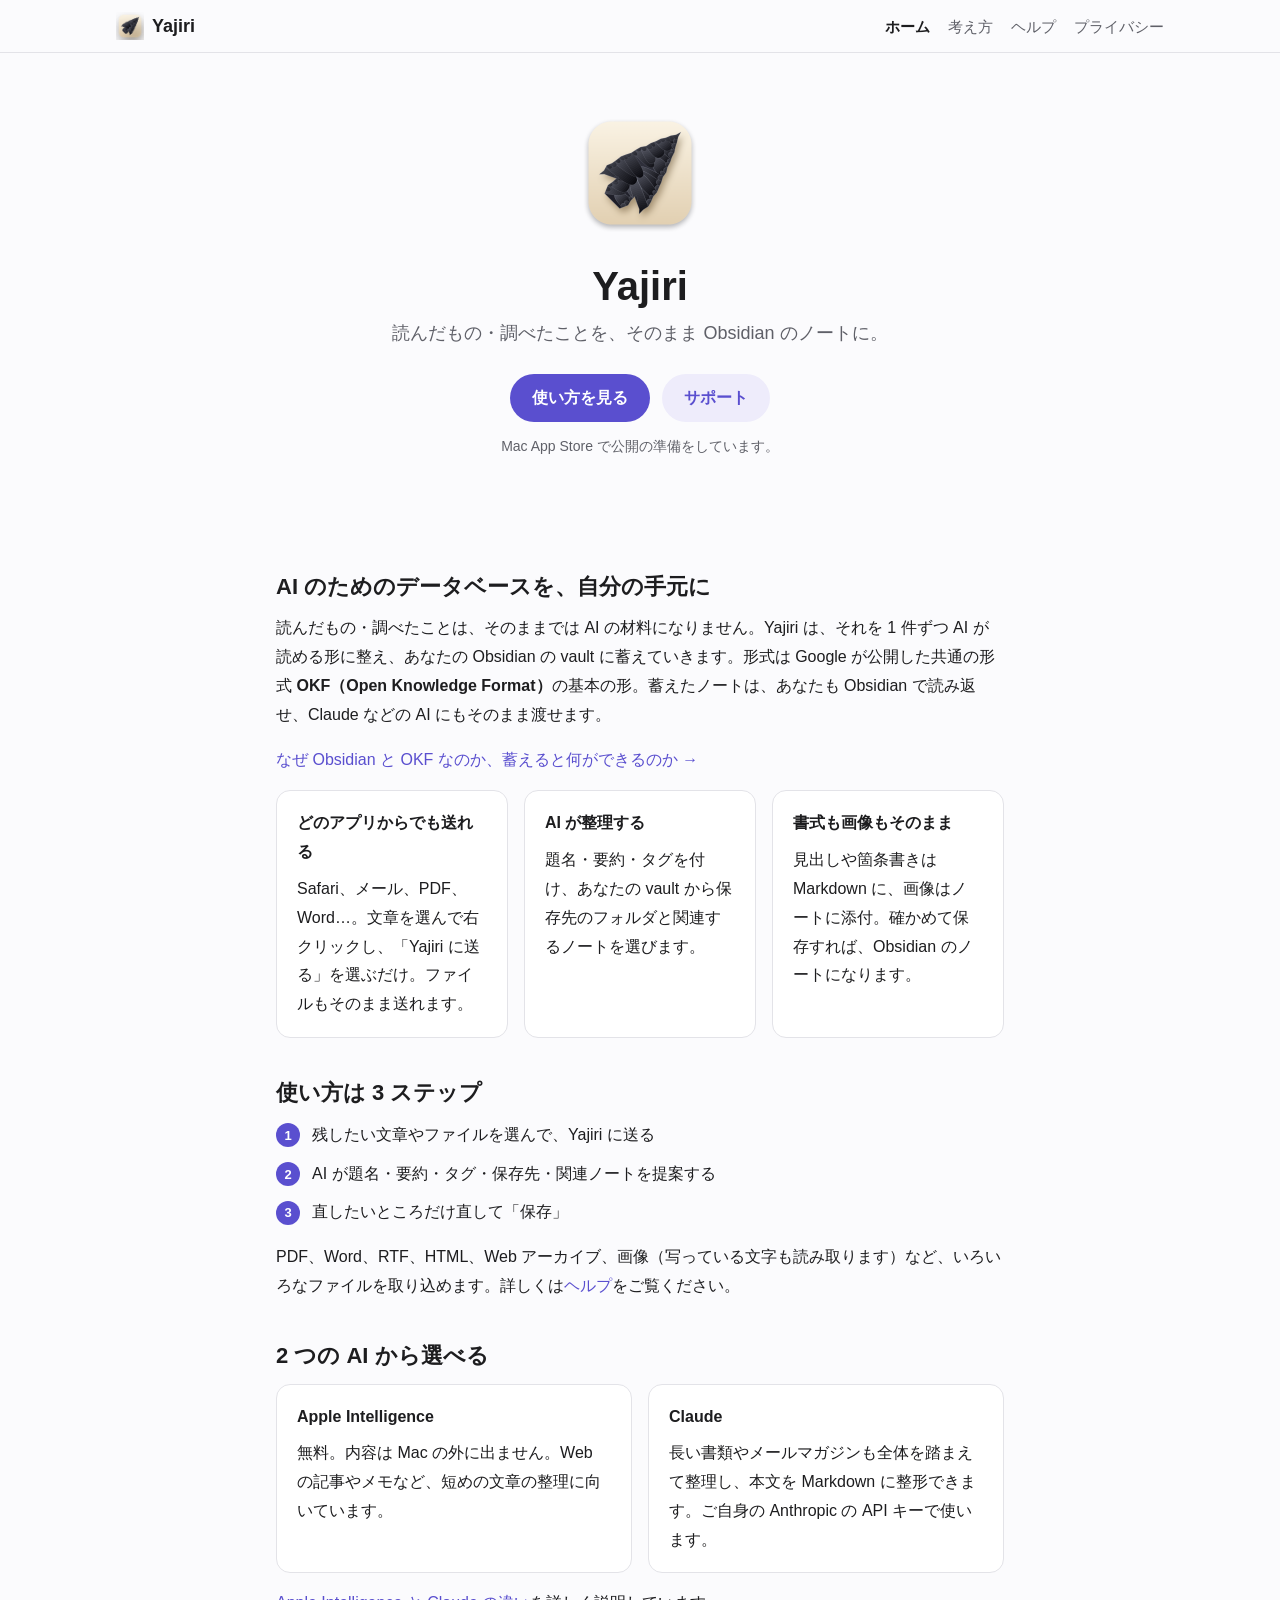
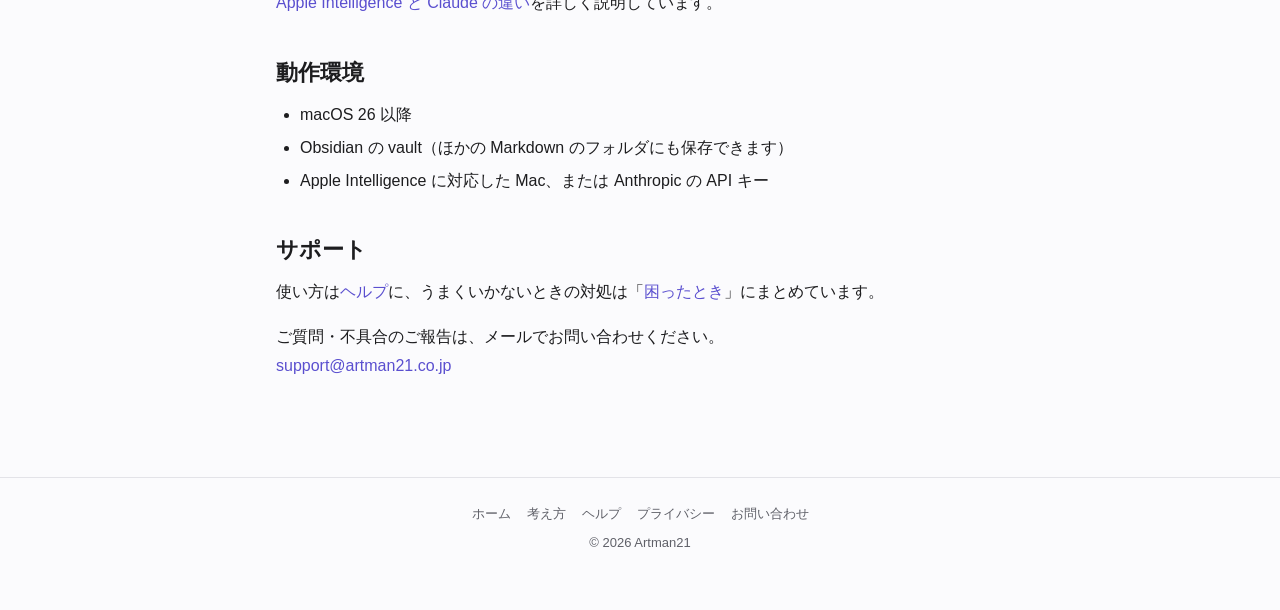
<file: yajiri/index.html>
<!doctype html>
<html lang="ja">
<head>
<meta charset="utf-8">
<meta name="viewport" content="width=device-width, initial-scale=1">
<title>Yajiri — 読んだものを Obsidian のノートに</title>
<meta name="description" content="Yajiri は、どのアプリで読んだ文章やファイルも、AI が題名・タグ・要約を付けて Obsidian のノートにする Mac のアプリです。">
<link rel="canonical" href="https://cometheart314.github.io/yajiri/">
<meta property="og:title" content="Yajiri">
<meta property="og:description" content="読んだもの・調べたことを、そのまま Obsidian のノートに。">
<meta property="og:type" content="website">
<meta property="og:url" content="https://cometheart314.github.io/yajiri/">
<meta property="og:image" content="https://cometheart314.github.io/yajiri/images/icon.png">
<meta property="og:locale" content="ja_JP">
<link rel="icon" href="images/favicon.png">
<link rel="stylesheet" href="style.css">
</head>
<body>

<header class="site-header"><div class="inner">
  <a class="brand" href="./"><img src="images/favicon.png" alt="">Yajiri</a>
  <nav class="site-nav"><a href="./" aria-current="page">ホーム</a><a href="about/">考え方</a><a href="help/">ヘルプ</a><a href="privacy/">プライバシー</a></nav>
</div></header>

<div class="hero">
  <img src="images/icon.png" alt="Yajiri のアイコン">
  <h1>Yajiri</h1>
  <p class="lead">読んだもの・調べたことを、そのまま Obsidian のノートに。</p>
  <div class="buttons">
    <a class="button" href="help/">使い方を見る</a>
    <a class="button secondary" href="#support">サポート</a>
  </div>
  <p class="status">Mac App Store で公開の準備をしています。</p>
</div>

<main class="page">

<section>
  <h2>AI のためのデータベースを、自分の手元に</h2>
  <p>読んだもの・調べたことは、そのままでは AI の材料になりません。Yajiri は、それを 1 件ずつ AI が読める形に整え、あなたの Obsidian の vault に蓄えていきます。形式は Google が公開した共通の形式 <strong>OKF（Open Knowledge Format）</strong>の基本の形。蓄えたノートは、あなたも Obsidian で読み返せ、Claude などの AI にもそのまま渡せます。</p>
  <p><a href="about/">なぜ Obsidian と OKF なのか、蓄えると何ができるのか →</a></p>
</section>

<section>
  <div class="cards">
    <div class="card">
      <p class="card-title">どのアプリからでも送れる</p>
      <p>Safari、メール、PDF、Word…。文章を選んで右クリックし、「Yajiri に送る」を選ぶだけ。ファイルもそのまま送れます。</p>
    </div>
    <div class="card">
      <p class="card-title">AI が整理する</p>
      <p>題名・要約・タグを付け、あなたの vault から保存先のフォルダと関連するノートを選びます。</p>
    </div>
    <div class="card">
      <p class="card-title">書式も画像もそのまま</p>
      <p>見出しや箇条書きは Markdown に、画像はノートに添付。確かめて保存すれば、Obsidian のノートになります。</p>
    </div>
  </div>
</section>

<section>
  <h2>使い方は 3 ステップ</h2>
  <ul class="steps">
    <li><span class="num">1</span>残したい文章やファイルを選んで、Yajiri に送る</li>
    <li><span class="num">2</span>AI が題名・要約・タグ・保存先・関連ノートを提案する</li>
    <li><span class="num">3</span>直したいところだけ直して「保存」</li>
  </ul>
  <p>PDF、Word、RTF、HTML、Web アーカイブ、画像（写っている文字も読み取ります）など、いろいろなファイルを取り込めます。詳しくは<a href="help/#capture">ヘルプ</a>をご覧ください。</p>
</section>

<section>
  <h2>2 つの AI から選べる</h2>
  <div class="cards">
    <div class="card">
      <p class="card-title">Apple Intelligence</p>
      <p>無料。内容は Mac の外に出ません。Web の記事やメモなど、短めの文章の整理に向いています。</p>
    </div>
    <div class="card">
      <p class="card-title">Claude</p>
      <p>長い書類やメールマガジンも全体を踏まえて整理し、本文を Markdown に整形できます。ご自身の Anthropic の API キーで使います。</p>
    </div>
  </div>
  <p><a href="help/#engines">Apple Intelligence と Claude の違い</a>を詳しく説明しています。</p>
</section>

<section>
  <h2>動作環境</h2>
  <ul>
    <li>macOS 26 以降</li>
    <li>Obsidian の vault（ほかの Markdown のフォルダにも保存できます）</li>
    <li>Apple Intelligence に対応した Mac、または Anthropic の API キー</li>
  </ul>
</section>

<section id="support">
  <h2>サポート</h2>
  <p>使い方は<a href="help/">ヘルプ</a>に、うまくいかないときの対処は「<a href="help/#trouble">困ったとき</a>」にまとめています。</p>
  <p>ご質問・不具合のご報告は、メールでお問い合わせください。<br><a href="mailto:support@artman21.co.jp">support@artman21.co.jp</a></p>
</section>

</main>

<footer class="site-footer">
  <nav><a href="./">ホーム</a><a href="about/">考え方</a><a href="help/">ヘルプ</a><a href="privacy/">プライバシー</a><a href="mailto:support@artman21.co.jp">お問い合わせ</a></nav>
  <p>© 2026 Artman21</p>
</footer>

</body>
</html>
</file>
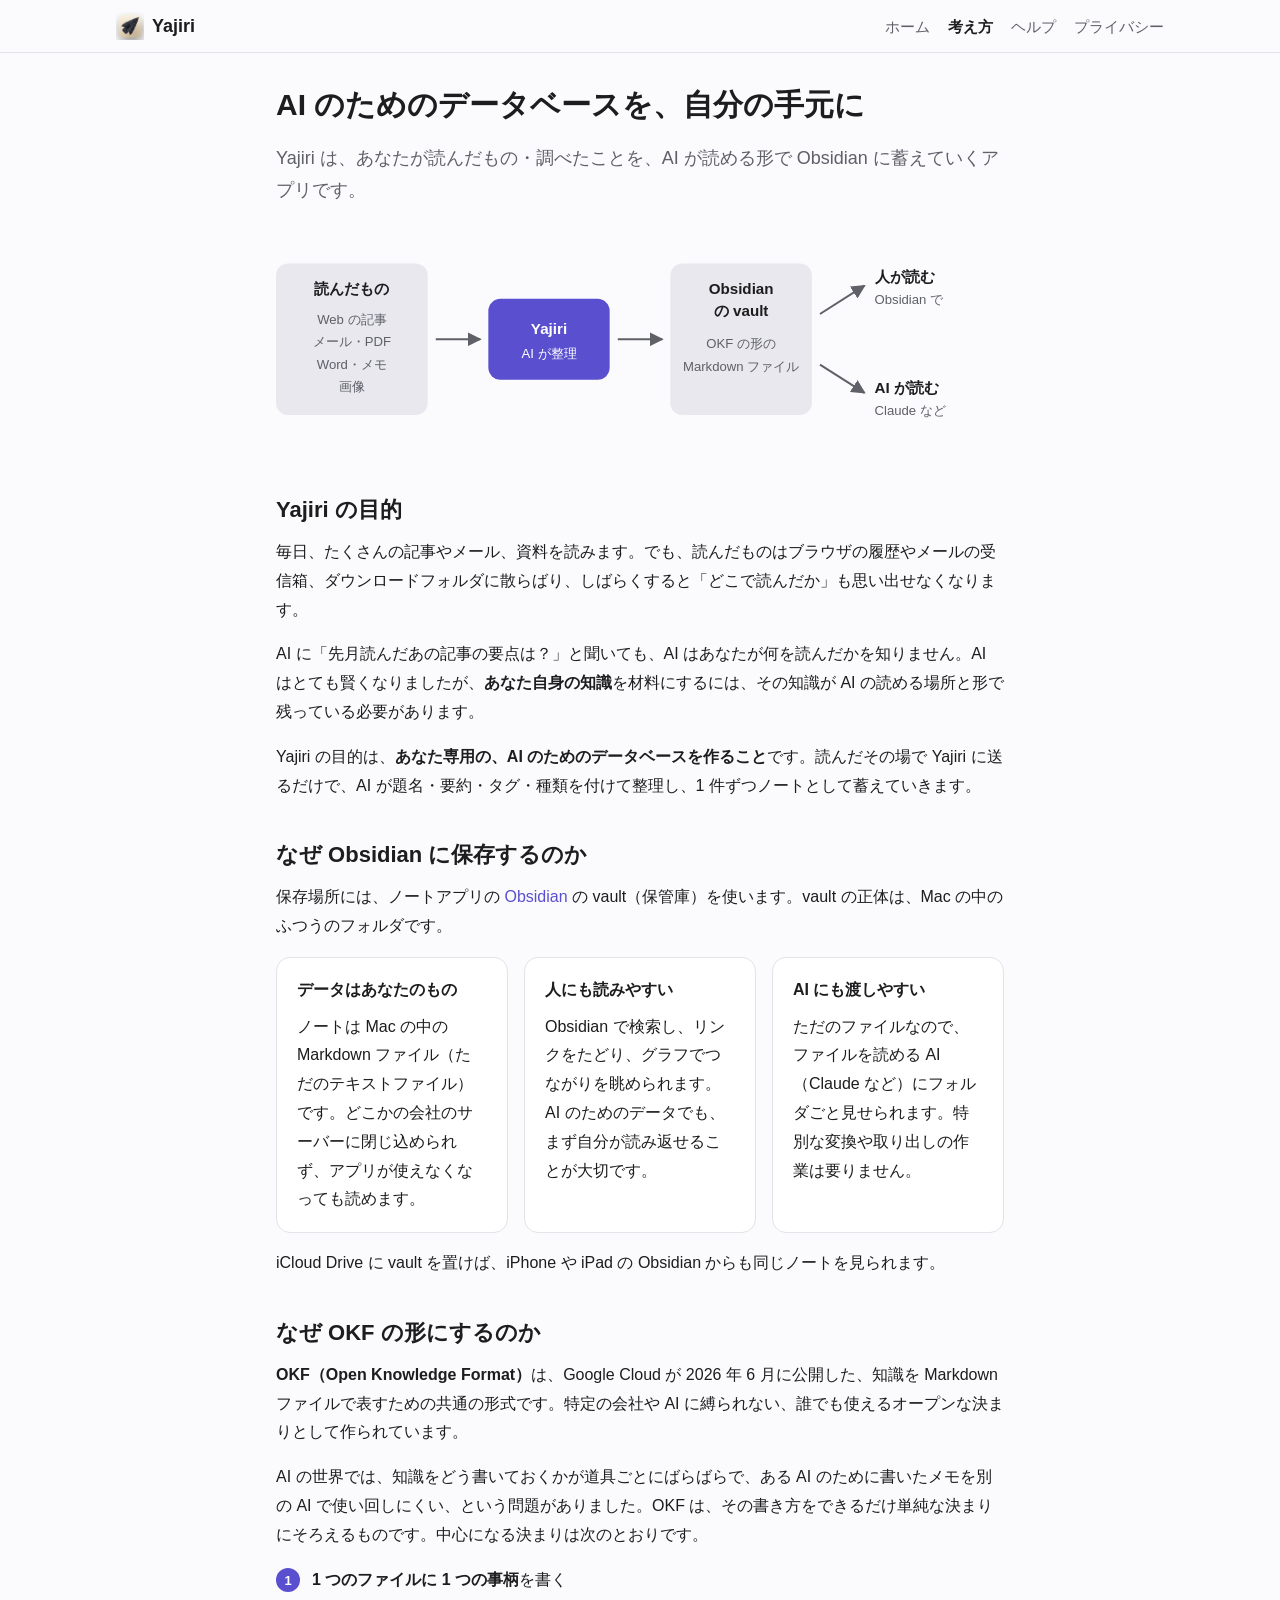
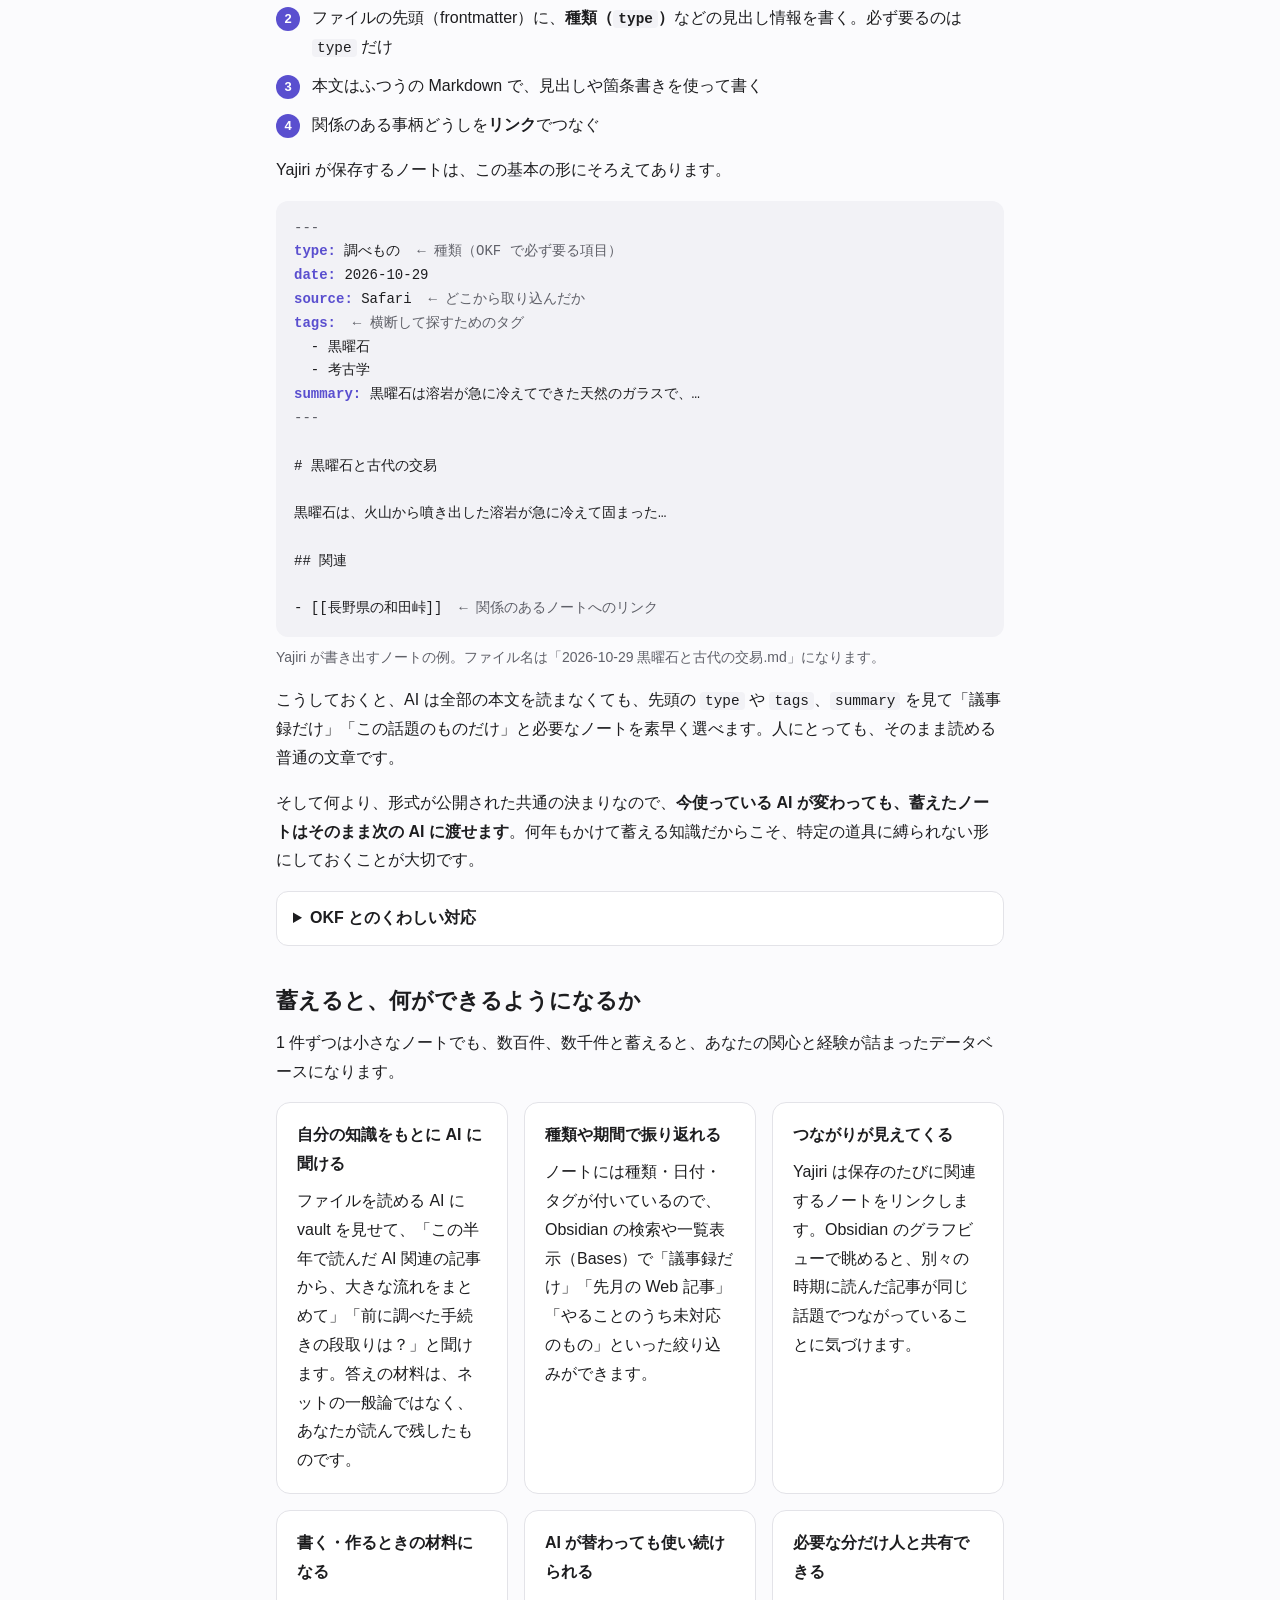
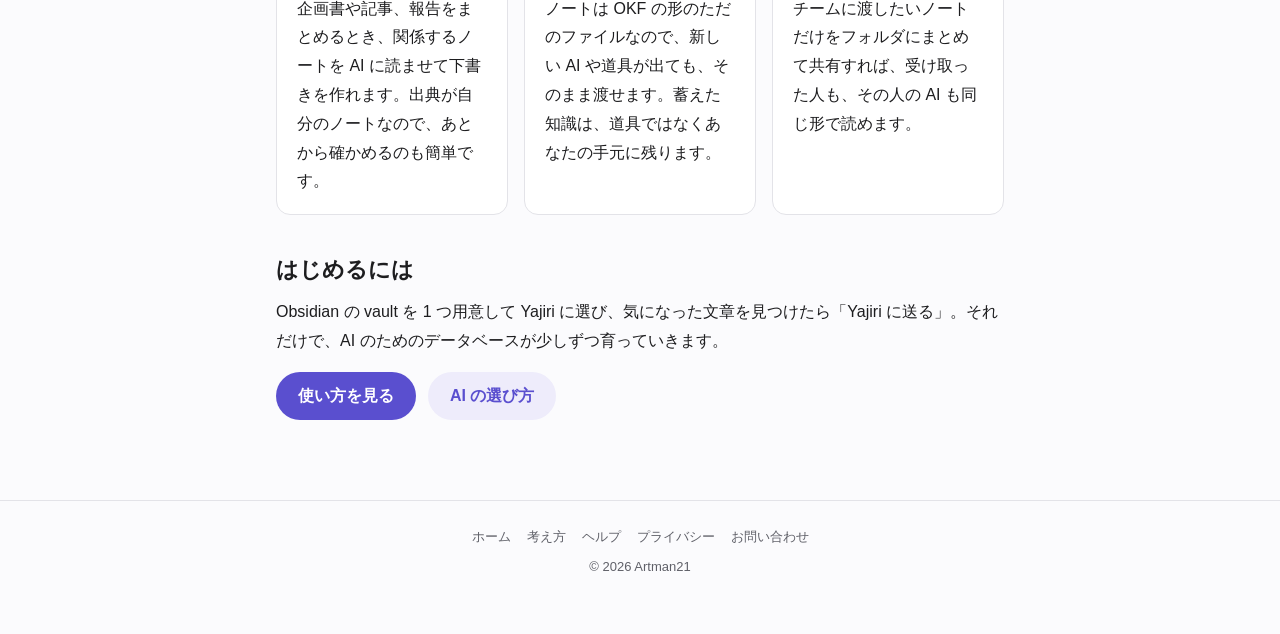
<file: yajiri/about/index.html>
<!doctype html>
<html lang="ja">
<head>
<meta charset="utf-8">
<meta name="viewport" content="width=device-width, initial-scale=1">
<title>Yajiri の考え方 — AI のためのデータベースを、自分の手元に</title>
<meta name="description" content="Yajiri は、読んだもの・調べたことを、AI が読める形で Obsidian に蓄えるアプリです。なぜ Obsidian に保存し、なぜ Google の Open Knowledge Format（OKF）の形にするのか、蓄えると何ができるのかを説明します。">
<link rel="canonical" href="https://cometheart314.github.io/yajiri/about/">
<link rel="icon" href="../images/favicon.png">
<link rel="stylesheet" href="../style.css">
</head>
<body>

<header class="site-header"><div class="inner">
  <a class="brand" href="../"><img src="../images/favicon.png" alt="">Yajiri</a>
  <nav class="site-nav"><a href="../">ホーム</a><a href="./" aria-current="page">考え方</a><a href="../help/">ヘルプ</a><a href="../privacy/">プライバシー</a></nav>
</div></header>

<main class="page">

<h1>AI のためのデータベースを、自分の手元に</h1>
<p class="lead">Yajiri は、あなたが読んだもの・調べたことを、AI が読める形で Obsidian に蓄えていくアプリです。</p>

<figure>
  <svg viewBox="0 0 720 230" role="img" aria-label="いろいろなアプリから Yajiri に送ると、AI が整理して Obsidian の vault に OKF の形で保存します。蓄えたノートは、人は Obsidian で、AI は Claude などで読めます。">
    <defs><marker id="head" viewBox="0 0 10 10" refX="9" refY="5" markerWidth="7" markerHeight="7" orient="auto-start-reverse"><path d="M0 0 L10 5 L0 10 z" class="head"/></marker></defs>
    <rect x="0" y="40" width="150" height="150" rx="12" class="track"/>
    <text x="75" y="70" text-anchor="middle" class="label">読んだもの</text>
    <text x="75" y="100" text-anchor="middle" class="sub">Web の記事</text>
    <text x="75" y="122" text-anchor="middle" class="sub">メール・PDF</text>
    <text x="75" y="144" text-anchor="middle" class="sub">Word・メモ</text>
    <text x="75" y="166" text-anchor="middle" class="sub">画像</text>

    <path d="M158 115 H 202" class="arrow" marker-end="url(#head)"/>
    <rect x="210" y="75" width="120" height="80" rx="12" class="read"/>
    <text x="270" y="110" text-anchor="middle" class="label on-accent">Yajiri</text>
    <text x="270" y="134" text-anchor="middle" class="sub on-accent">AI が整理</text>

    <path d="M338 115 H 382" class="arrow" marker-end="url(#head)"/>
    <rect x="390" y="40" width="140" height="150" rx="12" class="track"/>
    <text x="460" y="70" text-anchor="middle" class="label">Obsidian</text>
    <text x="460" y="92" text-anchor="middle" class="label">の vault</text>
    <text x="460" y="124" text-anchor="middle" class="sub">OKF の形の</text>
    <text x="460" y="146" text-anchor="middle" class="sub">Markdown ファイル</text>

    <path d="M538 90 L 582 62" class="arrow" marker-end="url(#head)"/>
    <path d="M538 140 L 582 168" class="arrow" marker-end="url(#head)"/>
    <text x="592" y="58" class="label">人が読む</text>
    <text x="592" y="80" class="sub">Obsidian で</text>
    <text x="592" y="168" class="label">AI が読む</text>
    <text x="592" y="190" class="sub">Claude など</text>
  </svg>
</figure>

<section>
  <h2>Yajiri の目的</h2>
  <p>毎日、たくさんの記事やメール、資料を読みます。でも、読んだものはブラウザの履歴やメールの受信箱、ダウンロードフォルダに散らばり、しばらくすると「どこで読んだか」も思い出せなくなります。</p>
  <p>AI に「先月読んだあの記事の要点は？」と聞いても、AI はあなたが何を読んだかを知りません。AI はとても賢くなりましたが、<strong>あなた自身の知識</strong>を材料にするには、その知識が AI の読める場所と形で残っている必要があります。</p>
  <p>Yajiri の目的は、<strong>あなた専用の、AI のためのデータベースを作ること</strong>です。読んだその場で Yajiri に送るだけで、AI が題名・要約・タグ・種類を付けて整理し、1 件ずつノートとして蓄えていきます。</p>
</section>

<section>
  <h2>なぜ Obsidian に保存するのか</h2>
  <p>保存場所には、ノートアプリの <a href="https://obsidian.md/">Obsidian</a> の vault（保管庫）を使います。vault の正体は、Mac の中のふつうのフォルダです。</p>
  <div class="cards">
    <div class="card">
      <p class="card-title">データはあなたのもの</p>
      <p>ノートは Mac の中の Markdown ファイル（ただのテキストファイル）です。どこかの会社のサーバーに閉じ込められず、アプリが使えなくなっても読めます。</p>
    </div>
    <div class="card">
      <p class="card-title">人にも読みやすい</p>
      <p>Obsidian で検索し、リンクをたどり、グラフでつながりを眺められます。AI のためのデータでも、まず自分が読み返せることが大切です。</p>
    </div>
    <div class="card">
      <p class="card-title">AI にも渡しやすい</p>
      <p>ただのファイルなので、ファイルを読める AI（Claude など）にフォルダごと見せられます。特別な変換や取り出しの作業は要りません。</p>
    </div>
  </div>
  <p>iCloud Drive に vault を置けば、iPhone や iPad の Obsidian からも同じノートを見られます。</p>
</section>

<section>
  <h2>なぜ OKF の形にするのか</h2>
  <p><strong>OKF（Open Knowledge Format）</strong>は、Google Cloud が 2026 年 6 月に公開した、知識を Markdown ファイルで表すための共通の形式です。特定の会社や AI に縛られない、誰でも使えるオープンな決まりとして作られています。</p>
  <p>AI の世界では、知識をどう書いておくかが道具ごとにばらばらで、ある AI のために書いたメモを別の AI で使い回しにくい、という問題がありました。OKF は、その書き方をできるだけ単純な決まりにそろえるものです。中心になる決まりは次のとおりです。</p>
  <ul class="steps">
    <li><span class="num">1</span><span><strong>1 つのファイルに 1 つの事柄</strong>を書く</span></li>
    <li><span class="num">2</span><span>ファイルの先頭（frontmatter）に、<strong>種類（<code>type</code>）</strong>などの見出し情報を書く。必ず要るのは <code>type</code> だけ</span></li>
    <li><span class="num">3</span><span>本文はふつうの Markdown で、見出しや箇条書きを使って書く</span></li>
    <li><span class="num">4</span><span>関係のある事柄どうしを<strong>リンク</strong>でつなぐ</span></li>
  </ul>
  <p>Yajiri が保存するノートは、この基本の形にそろえてあります。</p>

  <figure>
<pre class="sample"><code><span class="c">---</span>
<span class="k">type:</span> 調べもの  <span class="c">← 種類（OKF で必ず要る項目）</span>
<span class="k">date:</span> 2026-10-29
<span class="k">source:</span> Safari  <span class="c">← どこから取り込んだか</span>
<span class="k">tags:</span>  <span class="c">← 横断して探すためのタグ</span>
  - 黒曜石
  - 考古学
<span class="k">summary:</span> 黒曜石は溶岩が急に冷えてできた天然のガラスで、…
<span class="c">---</span>

# 黒曜石と古代の交易

黒曜石は、火山から噴き出した溶岩が急に冷えて固まった…

## 関連

- [[長野県の和田峠]]  <span class="c">← 関係のあるノートへのリンク</span></code></pre>
    <figcaption class="note">Yajiri が書き出すノートの例。ファイル名は「2026-10-29 黒曜石と古代の交易.md」になります。</figcaption>
  </figure>

  <p>こうしておくと、AI は全部の本文を読まなくても、先頭の <code>type</code> や <code>tags</code>、<code>summary</code> を見て「議事録だけ」「この話題のものだけ」と必要なノートを素早く選べます。人にとっても、そのまま読める普通の文章です。</p>
  <p>そして何より、形式が公開された共通の決まりなので、<strong>今使っている AI が変わっても、蓄えたノートはそのまま次の AI に渡せます</strong>。何年もかけて蓄える知識だからこそ、特定の道具に縛られない形にしておくことが大切です。</p>

  <details>
    <summary>OKF とのくわしい対応</summary>
    <p>OKF で必須の項目は <code>type</code> だけで、Yajiri のノートは必ず <code>type</code> を持っています。OKF が勧める項目のうち、<code>tags</code> はそのまま使い、要約は Obsidian での見やすさから <code>summary</code> という名前で書いています。関連ノートへのリンクは Obsidian の <code>[[ ]]</code> の形で書くため、Obsidian ではつながりとして表示されますが、OKF 専用のツールでは通常のリンクとして扱われないことがあります。</p>
    <p>OKF の仕様は <a href="https://github.com/GoogleCloudPlatform/open-knowledge-format">GoogleCloudPlatform/open-knowledge-format</a> で公開されています。</p>
  </details>
</section>

<section>
  <h2>蓄えると、何ができるようになるか</h2>
  <p>1 件ずつは小さなノートでも、数百件、数千件と蓄えると、あなたの関心と経験が詰まったデータベースになります。</p>

  <div class="cards">
    <div class="card">
      <p class="card-title">自分の知識をもとに AI に聞ける</p>
      <p>ファイルを読める AI に vault を見せて、「この半年で読んだ AI 関連の記事から、大きな流れをまとめて」「前に調べた手続きの段取りは？」と聞けます。答えの材料は、ネットの一般論ではなく、あなたが読んで残したものです。</p>
    </div>
    <div class="card">
      <p class="card-title">種類や期間で振り返れる</p>
      <p>ノートには種類・日付・タグが付いているので、Obsidian の検索や一覧表示（Bases）で「議事録だけ」「先月の Web 記事」「やることのうち未対応のもの」といった絞り込みができます。</p>
    </div>
    <div class="card">
      <p class="card-title">つながりが見えてくる</p>
      <p>Yajiri は保存のたびに関連するノートをリンクします。Obsidian のグラフビューで眺めると、別々の時期に読んだ記事が同じ話題でつながっていることに気づけます。</p>
    </div>
    <div class="card">
      <p class="card-title">書く・作るときの材料になる</p>
      <p>企画書や記事、報告をまとめるとき、関係するノートを AI に読ませて下書きを作れます。出典が自分のノートなので、あとから確かめるのも簡単です。</p>
    </div>
    <div class="card">
      <p class="card-title">AI が替わっても使い続けられる</p>
      <p>ノートは OKF の形のただのファイルなので、新しい AI や道具が出ても、そのまま渡せます。蓄えた知識は、道具ではなくあなたの手元に残ります。</p>
    </div>
    <div class="card">
      <p class="card-title">必要な分だけ人と共有できる</p>
      <p>チームに渡したいノートだけをフォルダにまとめて共有すれば、受け取った人も、その人の AI も同じ形で読めます。</p>
    </div>
  </div>
</section>

<section>
  <h2>はじめるには</h2>
  <p>Obsidian の vault を 1 つ用意して Yajiri に選び、気になった文章を見つけたら「Yajiri に送る」。それだけで、AI のためのデータベースが少しずつ育っていきます。</p>
  <div class="buttons" style="justify-content:flex-start">
    <a class="button" href="../help/">使い方を見る</a>
    <a class="button secondary" href="../help/#engines">AI の選び方</a>
  </div>
</section>

</main>

<footer class="site-footer">
  <nav><a href="../">ホーム</a><a href="./">考え方</a><a href="../help/">ヘルプ</a><a href="../privacy/">プライバシー</a><a href="mailto:support@artman21.co.jp">お問い合わせ</a></nav>
  <p>© 2026 Artman21</p>
</footer>

</body>
</html>
</file>
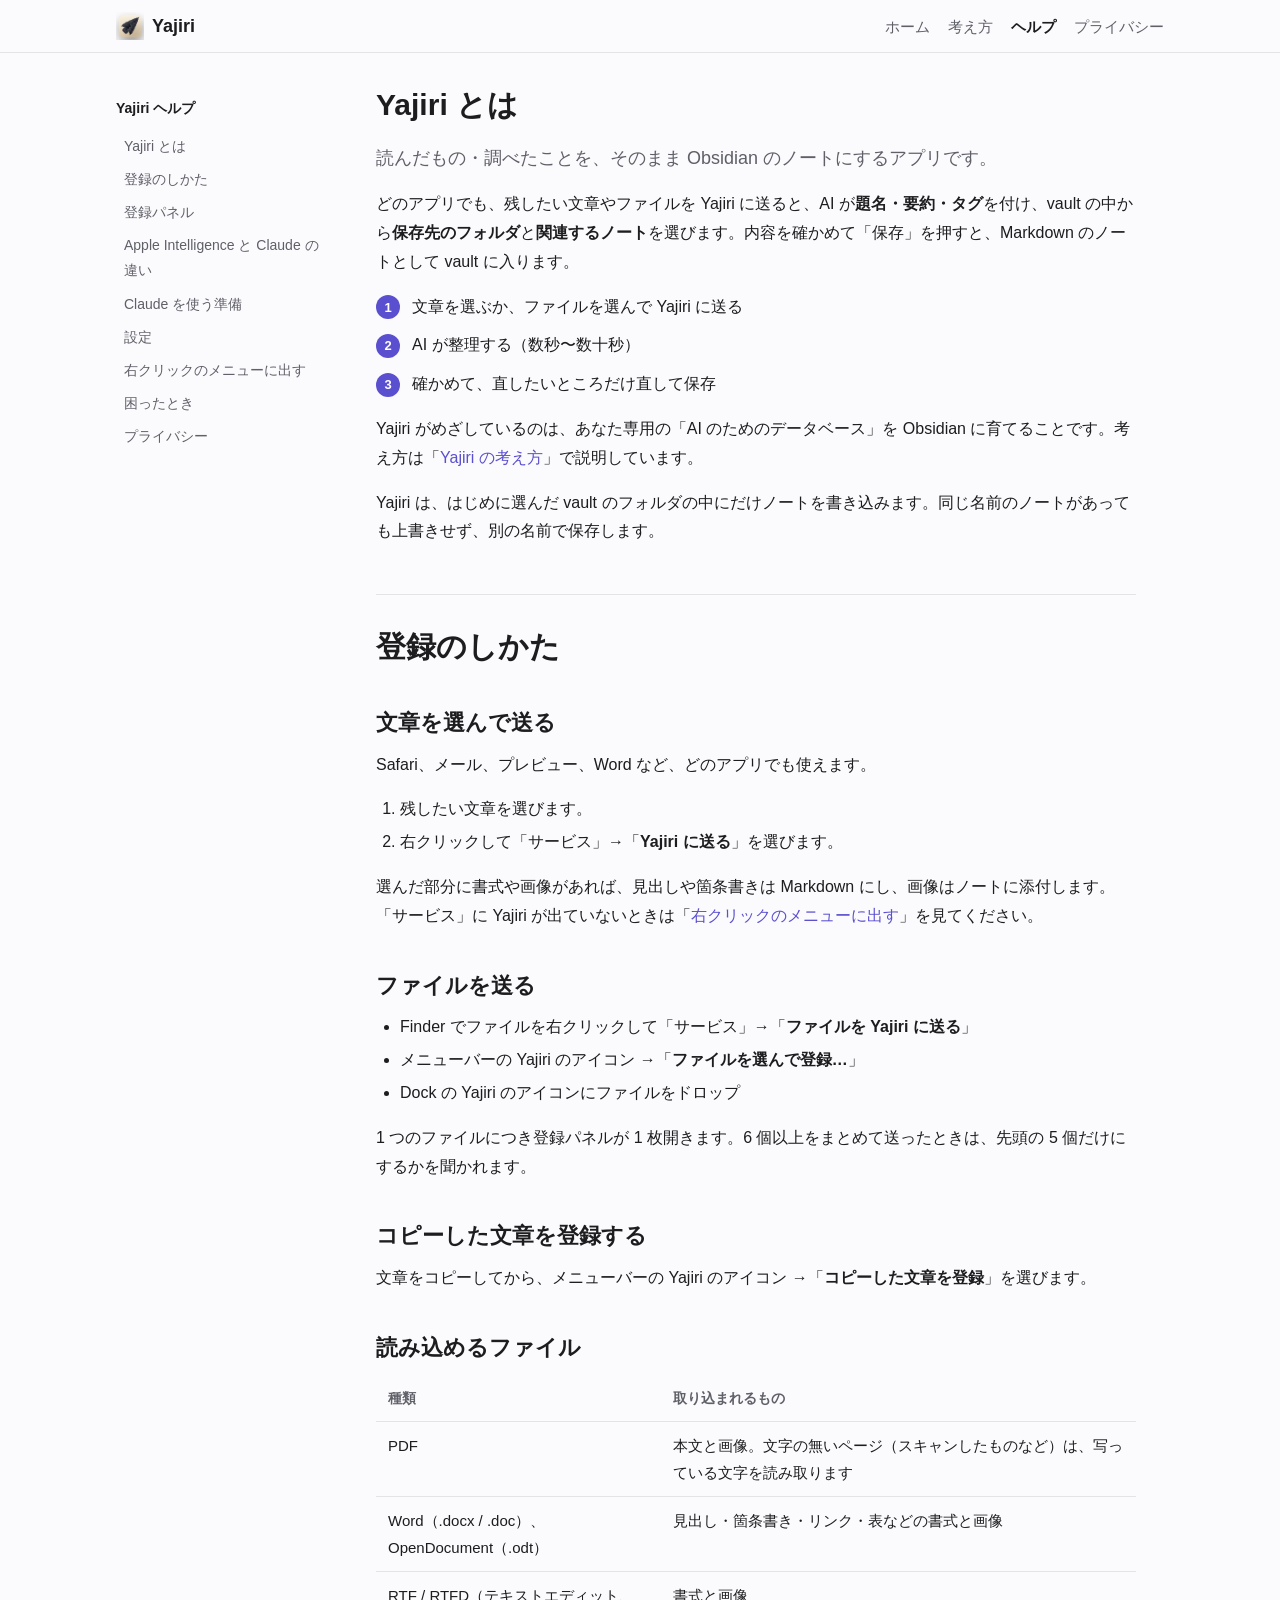
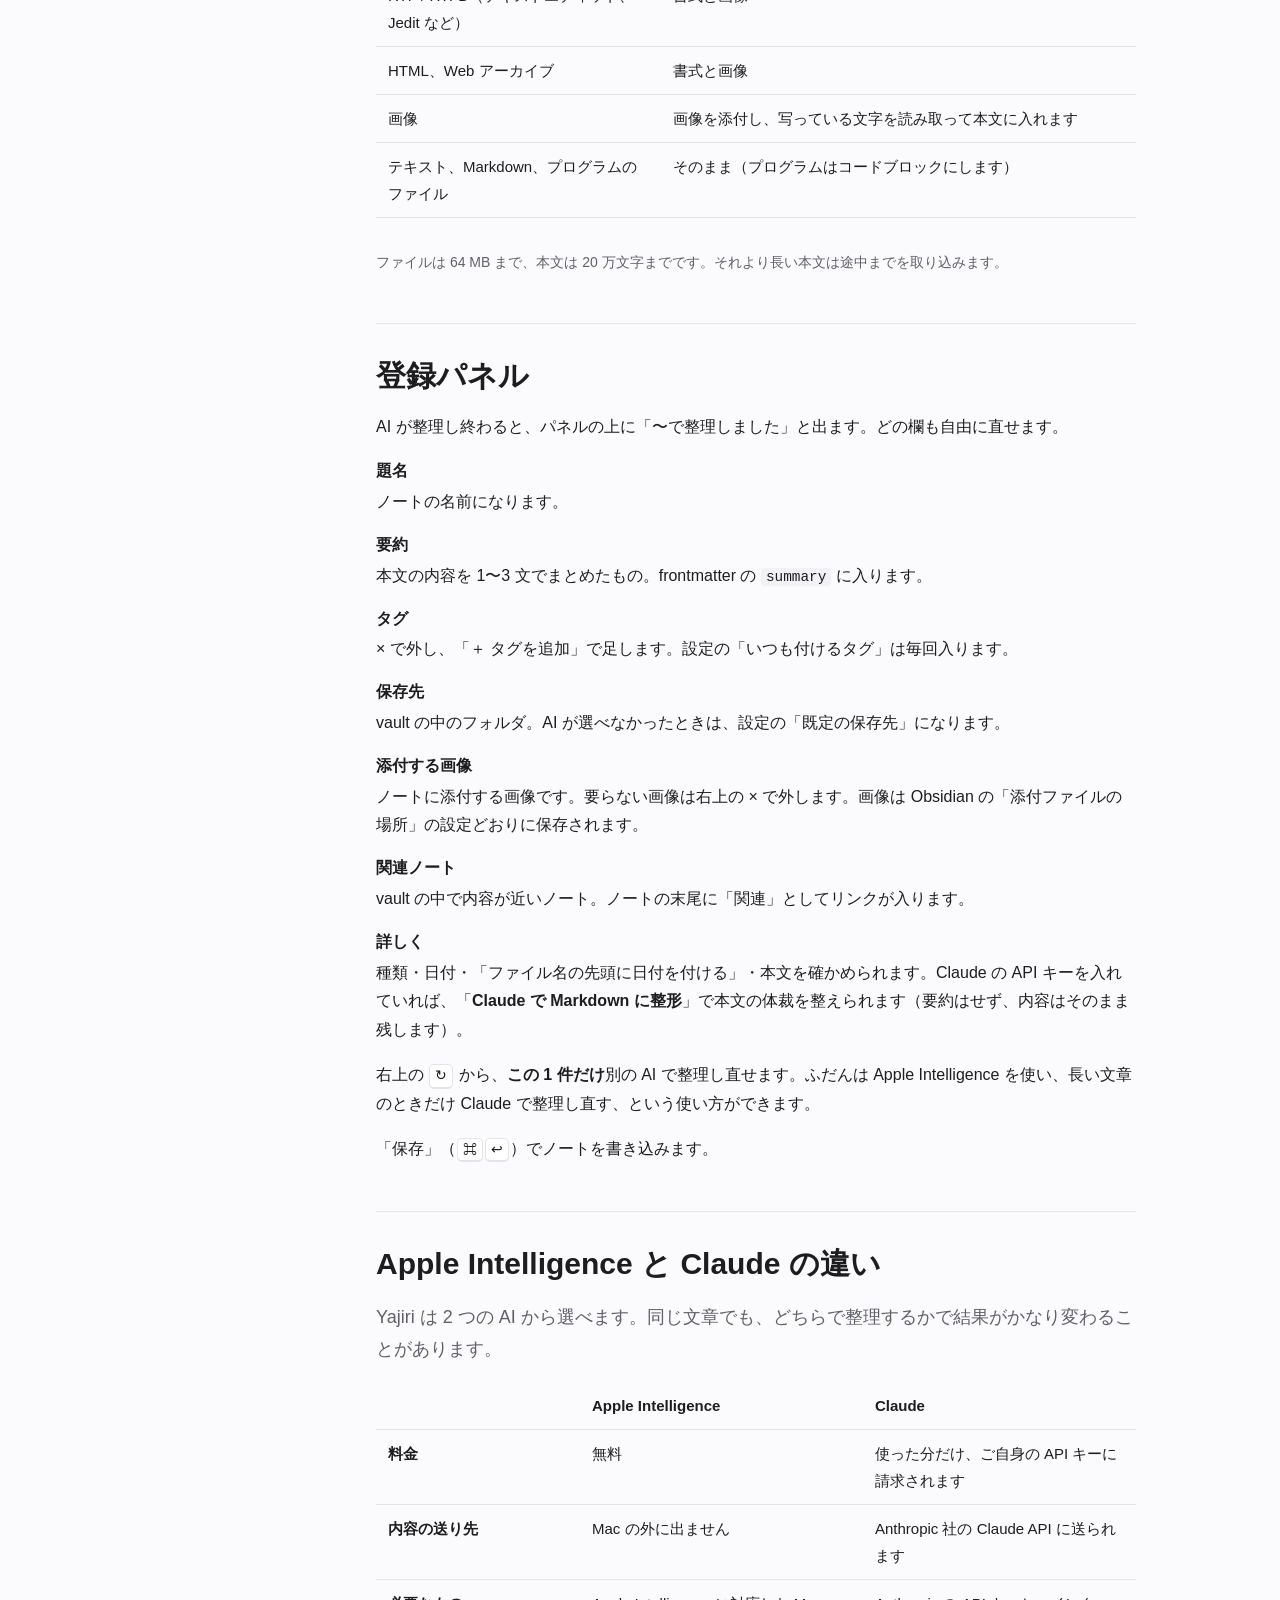
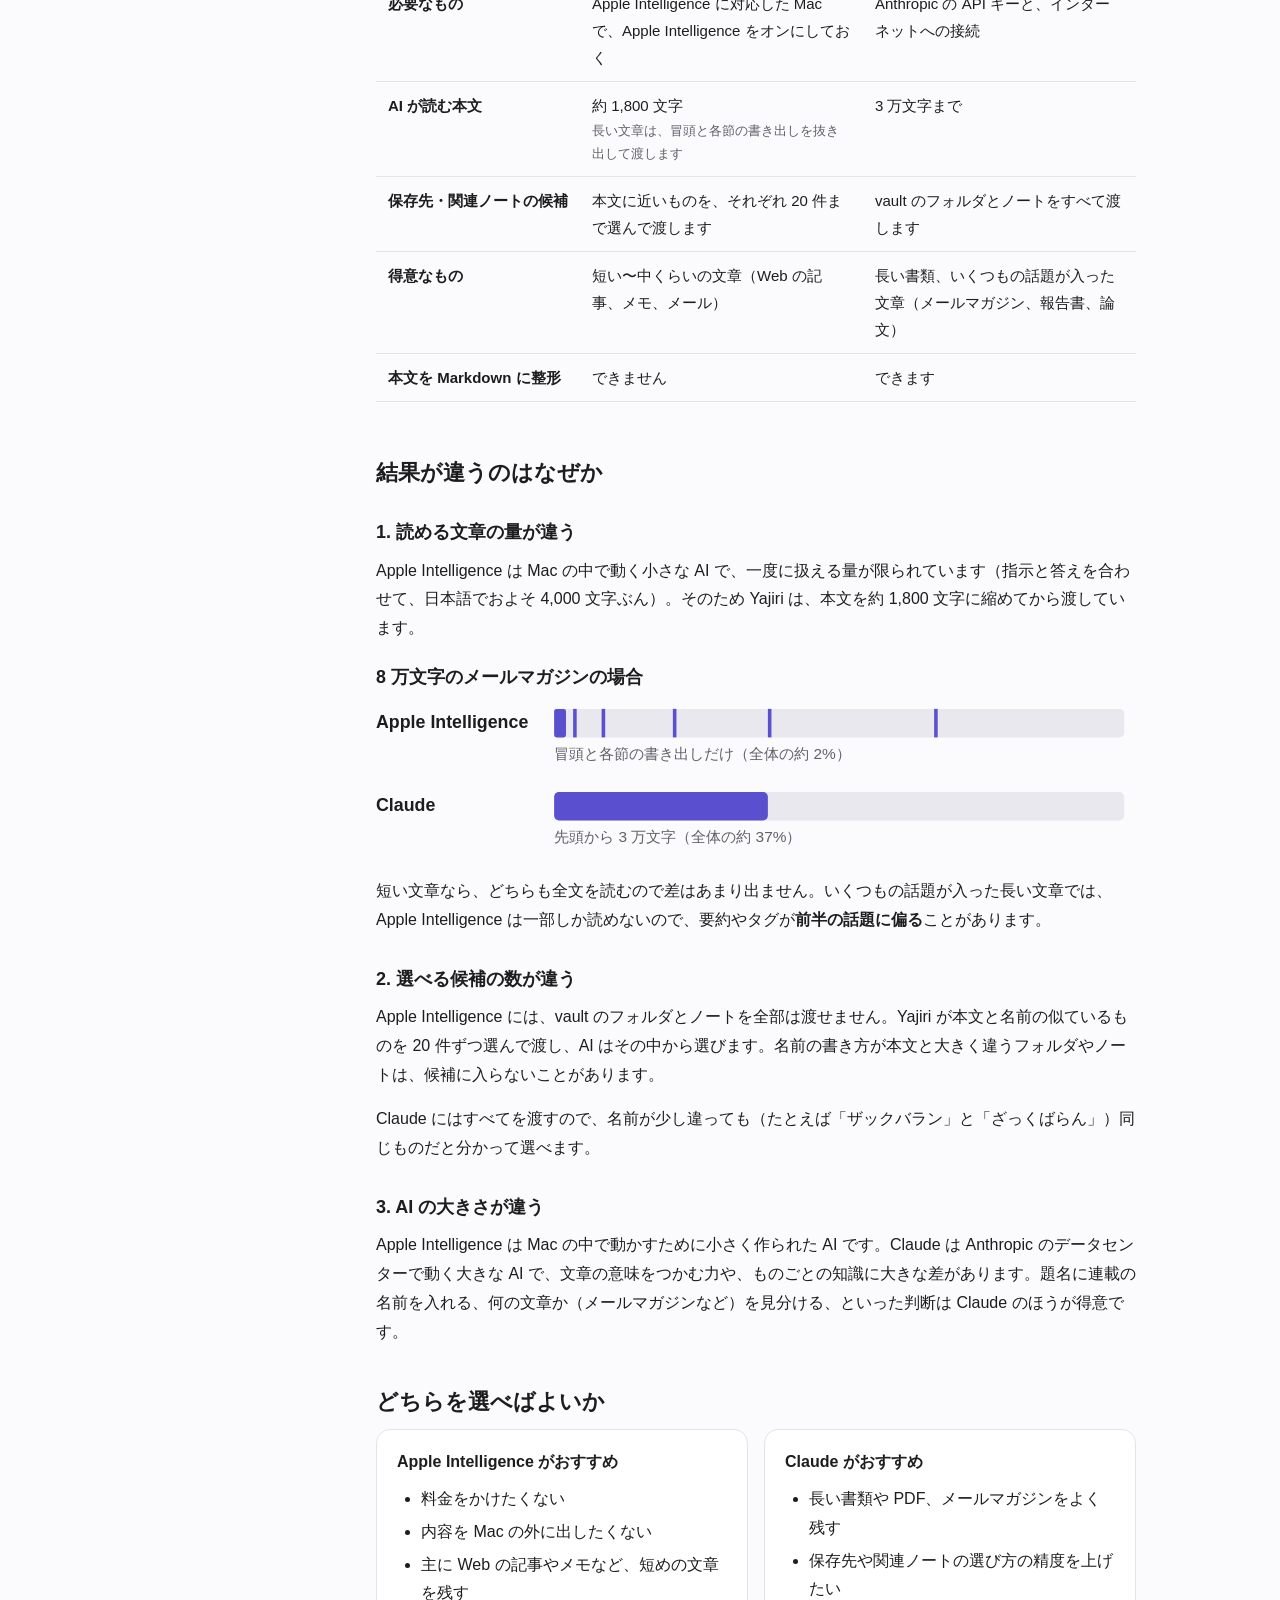
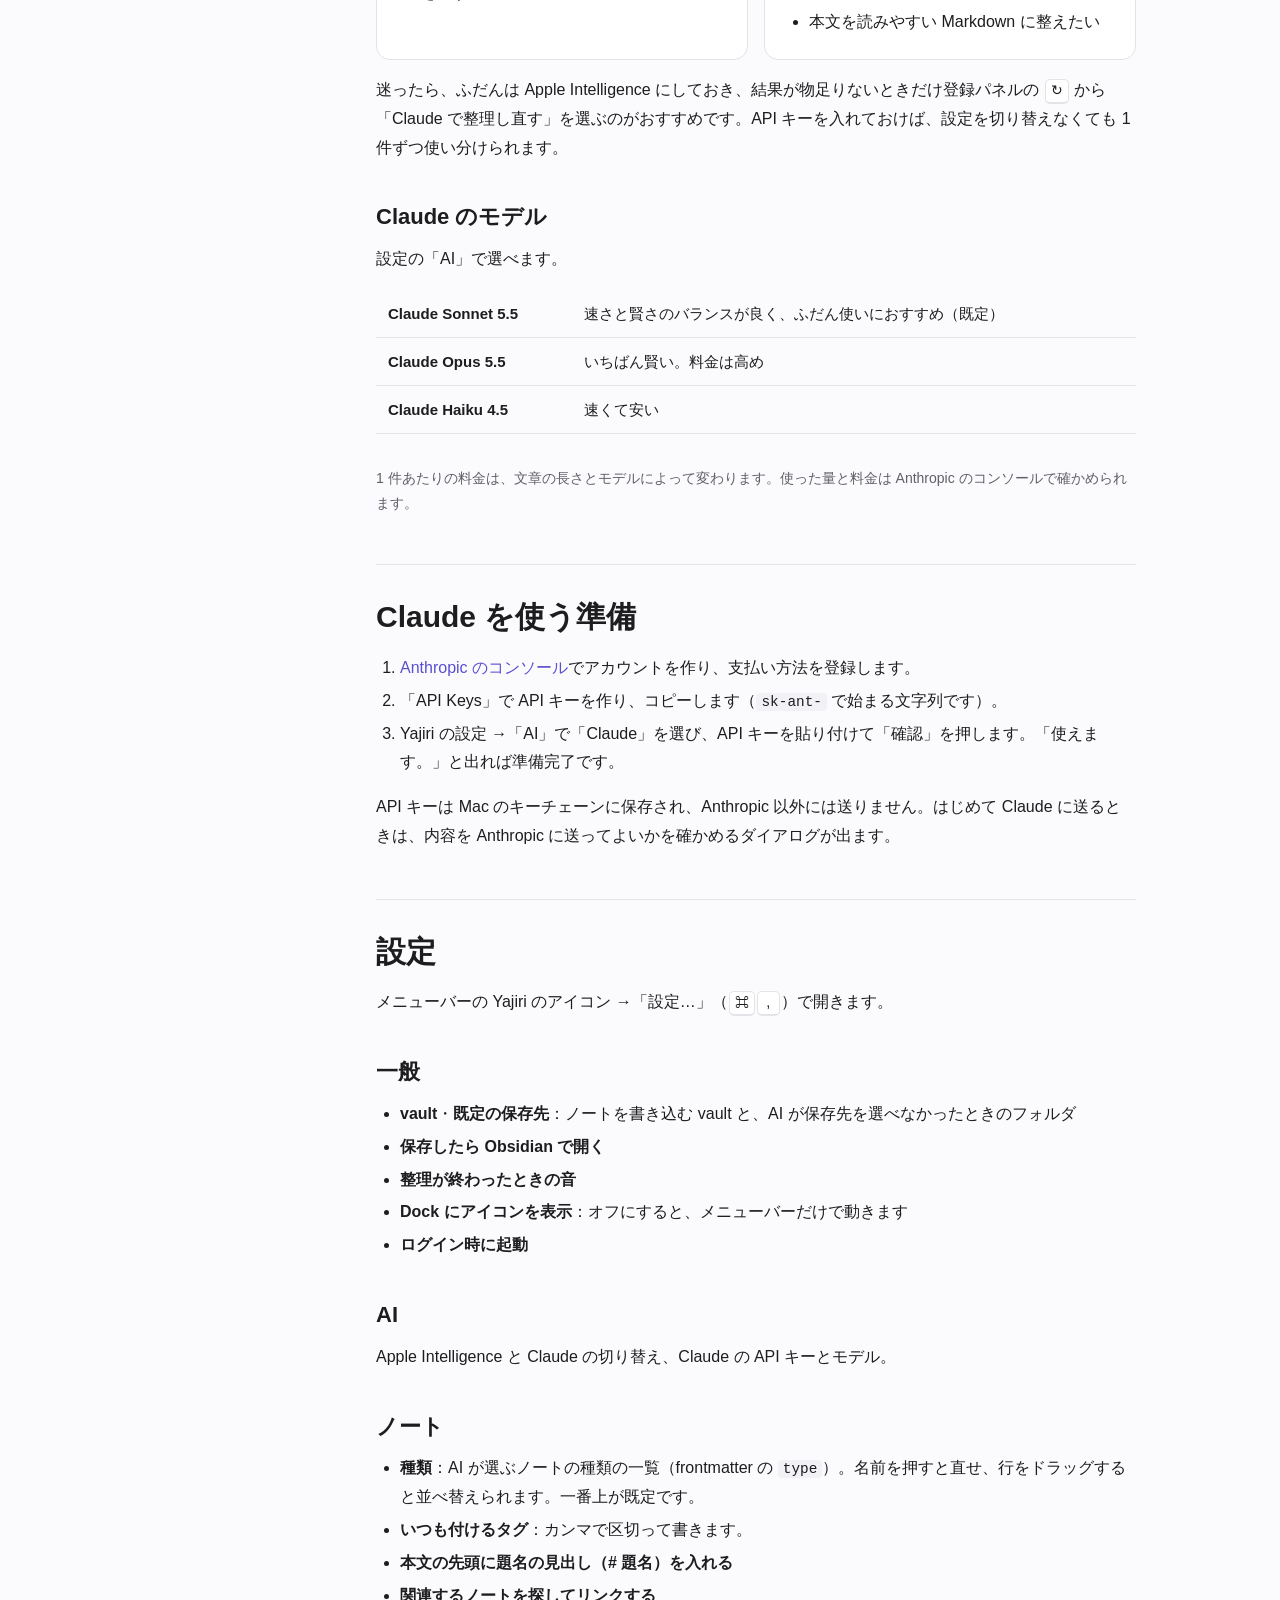
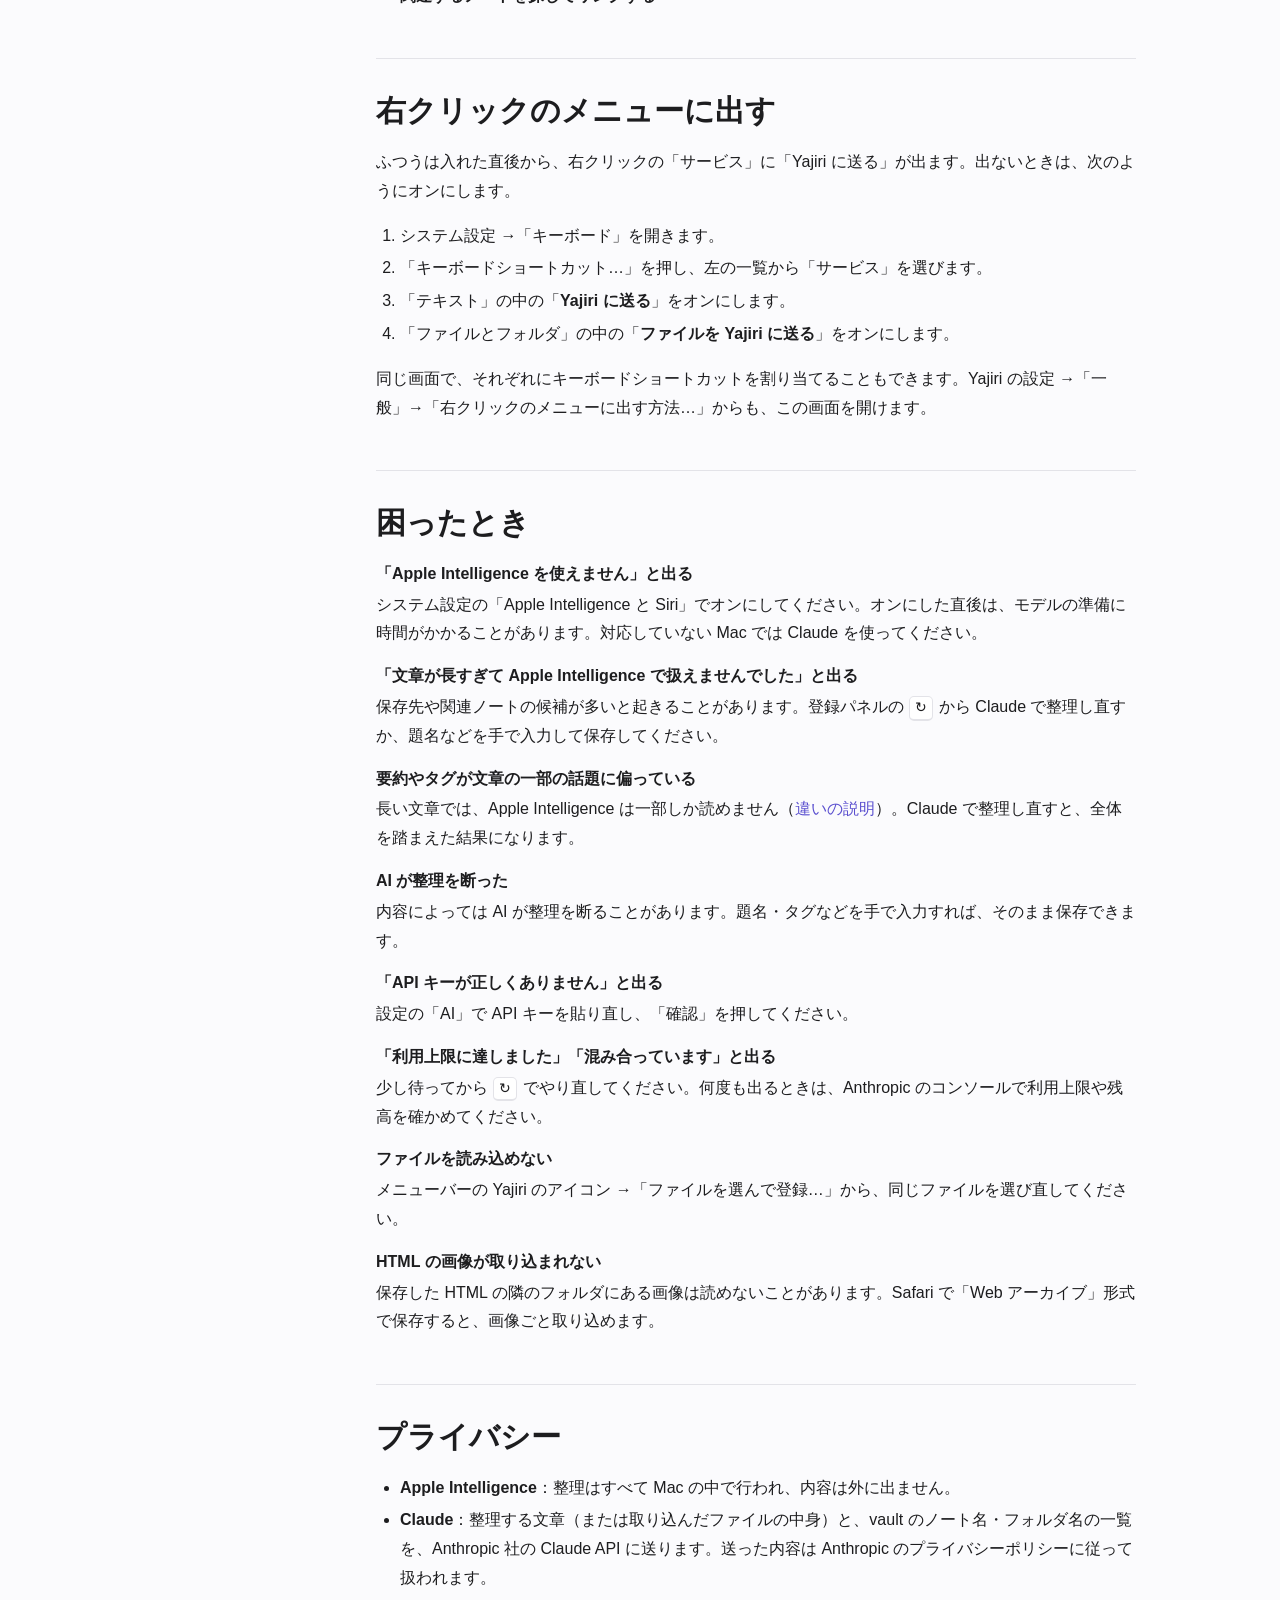
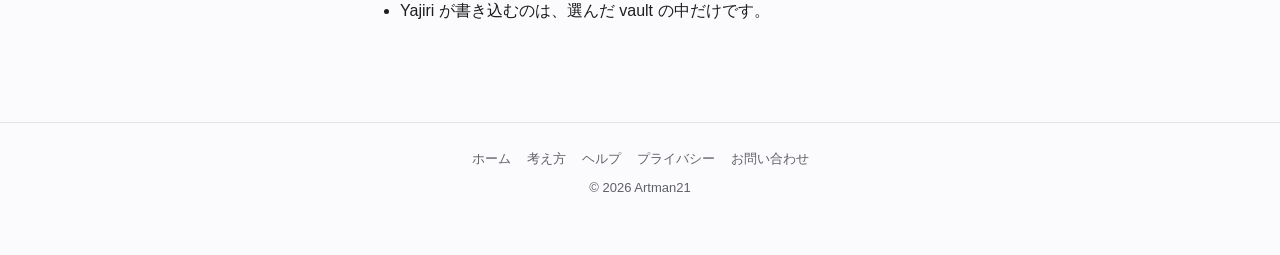
<file: yajiri/help/index.html>
<!doctype html>
<html lang="ja">
<head>
<meta charset="utf-8">
<meta name="viewport" content="width=device-width, initial-scale=1">
<title>Yajiri ヘルプ</title>
<meta name="description" content="Yajiri の使い方。登録のしかた、Apple Intelligence と Claude の違い、設定、困ったときの対処。">
<link rel="canonical" href="https://cometheart314.github.io/yajiri/help/">
<link rel="icon" href="../images/favicon.png">
<link rel="stylesheet" href="../style.css">
</head>
<body>
<header class="site-header"><div class="inner">
  <a class="brand" href="../"><img src="../images/favicon.png" alt="">Yajiri</a>
  <nav class="site-nav"><a href="../">ホーム</a><a href="../about/">考え方</a><a href="./" aria-current="page">ヘルプ</a><a href="../privacy/">プライバシー</a></nav>
</div></header>

<div class="help-layout">
<nav class="toc" aria-label="目次">
  <p class="toc-title">Yajiri ヘルプ</p>
  <ol>
    <li><a href="#about">Yajiri とは</a></li>
    <li><a href="#capture">登録のしかた</a></li>
    <li><a href="#panel">登録パネル</a></li>
    <li><a href="#engines">Apple Intelligence と Claude の違い</a></li>
    <li><a href="#claude-setup">Claude を使う準備</a></li>
    <li><a href="#settings">設定</a></li>
    <li><a href="#services">右クリックのメニューに出す</a></li>
    <li><a href="#trouble">困ったとき</a></li>
    <li><a href="#privacy">プライバシー</a></li>
  </ol>
</nav>

<main class="page">

<section id="about">
  <h1>Yajiri とは</h1>
  <p class="lead">読んだもの・調べたことを、そのまま Obsidian のノートにするアプリです。</p>
  <p>どのアプリでも、残したい文章やファイルを Yajiri に送ると、AI が<strong>題名・要約・タグ</strong>を付け、vault の中から<strong>保存先のフォルダ</strong>と<strong>関連するノート</strong>を選びます。内容を確かめて「保存」を押すと、Markdown のノートとして vault に入ります。</p>
  <ul class="steps">
    <li><span class="num">1</span>文章を選ぶか、ファイルを選んで Yajiri に送る</li>
    <li><span class="num">2</span>AI が整理する（数秒〜数十秒）</li>
    <li><span class="num">3</span>確かめて、直したいところだけ直して保存</li>
  </ul>
  <p>Yajiri がめざしているのは、あなた専用の「AI のためのデータベース」を Obsidian に育てることです。考え方は「<a href="../about/">Yajiri の考え方</a>」で説明しています。</p>
  <p>Yajiri は、はじめに選んだ vault のフォルダの中にだけノートを書き込みます。同じ名前のノートがあっても上書きせず、別の名前で保存します。</p>
</section>

<section id="capture">
  <h1>登録のしかた</h1>

  <h2>文章を選んで送る</h2>
  <p>Safari、メール、プレビュー、Word など、どのアプリでも使えます。</p>
  <ol>
    <li>残したい文章を選びます。</li>
    <li>右クリックして「サービス」→「<strong>Yajiri に送る</strong>」を選びます。</li>
  </ol>
  <p>選んだ部分に書式や画像があれば、見出しや箇条書きは Markdown にし、画像はノートに添付します。「サービス」に Yajiri が出ていないときは「<a href="#services">右クリックのメニューに出す</a>」を見てください。</p>

  <h2>ファイルを送る</h2>
  <ul>
    <li>Finder でファイルを右クリックして「サービス」→「<strong>ファイルを Yajiri に送る</strong>」</li>
    <li>メニューバーの Yajiri のアイコン →「<strong>ファイルを選んで登録…</strong>」</li>
    <li>Dock の Yajiri のアイコンにファイルをドロップ</li>
  </ul>
  <p>1 つのファイルにつき登録パネルが 1 枚開きます。6 個以上をまとめて送ったときは、先頭の 5 個だけにするかを聞かれます。</p>

  <h2>コピーした文章を登録する</h2>
  <p>文章をコピーしてから、メニューバーの Yajiri のアイコン →「<strong>コピーした文章を登録</strong>」を選びます。</p>

  <h2>読み込めるファイル</h2>
  <div class="table-wrap"><table>
    <thead><tr><th>種類</th><th>取り込まれるもの</th></tr></thead>
    <tbody>
      <tr><td>PDF</td><td>本文と画像。文字の無いページ（スキャンしたものなど）は、写っている文字を読み取ります</td></tr>
      <tr><td>Word（.docx / .doc）、OpenDocument（.odt）</td><td>見出し・箇条書き・リンク・表などの書式と画像</td></tr>
      <tr><td>RTF / RTFD（テキストエディット、Jedit など）</td><td>書式と画像</td></tr>
      <tr><td>HTML、Web アーカイブ</td><td>書式と画像</td></tr>
      <tr><td>画像</td><td>画像を添付し、写っている文字を読み取って本文に入れます</td></tr>
      <tr><td>テキスト、Markdown、プログラムのファイル</td><td>そのまま（プログラムはコードブロックにします）</td></tr>
    </tbody>
  </table></div>
  <p class="note">ファイルは 64 MB まで、本文は 20 万文字までです。それより長い本文は途中までを取り込みます。</p>
</section>

<section id="panel">
  <h1>登録パネル</h1>
  <p>AI が整理し終わると、パネルの上に「〜で整理しました」と出ます。どの欄も自由に直せます。</p>
  <dl>
    <dt>題名</dt><dd>ノートの名前になります。</dd>
    <dt>要約</dt><dd>本文の内容を 1〜3 文でまとめたもの。frontmatter の <code>summary</code> に入ります。</dd>
    <dt>タグ</dt><dd>× で外し、「＋ タグを追加」で足します。設定の「いつも付けるタグ」は毎回入ります。</dd>
    <dt>保存先</dt><dd>vault の中のフォルダ。AI が選べなかったときは、設定の「既定の保存先」になります。</dd>
    <dt>添付する画像</dt><dd>ノートに添付する画像です。要らない画像は右上の × で外します。画像は Obsidian の「添付ファイルの場所」の設定どおりに保存されます。</dd>
    <dt>関連ノート</dt><dd>vault の中で内容が近いノート。ノートの末尾に「関連」としてリンクが入ります。</dd>
    <dt>詳しく</dt><dd>種類・日付・「ファイル名の先頭に日付を付ける」・本文を確かめられます。Claude の API キーを入れていれば、「<strong>Claude で Markdown に整形</strong>」で本文の体裁を整えられます（要約はせず、内容はそのまま残します）。</dd>
  </dl>
  <p>右上の <span class="key">↻</span> から、<strong>この 1 件だけ</strong>別の AI で整理し直せます。ふだんは Apple Intelligence を使い、長い文章のときだけ Claude で整理し直す、という使い方ができます。</p>
  <p>「保存」（<span class="key">⌘</span><span class="key">↩</span>）でノートを書き込みます。</p>
</section>

<section id="engines">
  <h1>Apple Intelligence と Claude の違い</h1>
  <p class="lead">Yajiri は 2 つの AI から選べます。同じ文章でも、どちらで整理するかで結果がかなり変わることがあります。</p>

  <div class="table-wrap"><table class="compare">
    <thead><tr><th></th><th>Apple Intelligence</th><th>Claude</th></tr></thead>
    <tbody>
      <tr><th>料金</th><td>無料</td><td>使った分だけ、ご自身の API キーに請求されます</td></tr>
      <tr><th>内容の送り先</th><td>Mac の外に出ません</td><td>Anthropic 社の Claude API に送られます</td></tr>
      <tr><th>必要なもの</th><td>Apple Intelligence に対応した Mac で、Apple Intelligence をオンにしておく</td><td>Anthropic の API キーと、インターネットへの接続</td></tr>
      <tr><th>AI が読む本文</th><td>約 1,800 文字<br><span class="sub">長い文章は、冒頭と各節の書き出しを抜き出して渡します</span></td><td>3 万文字まで</td></tr>
      <tr><th>保存先・関連ノートの候補</th><td>本文に近いものを、それぞれ 20 件まで選んで渡します</td><td>vault のフォルダとノートをすべて渡します</td></tr>
      <tr><th>得意なもの</th><td>短い〜中くらいの文章（Web の記事、メモ、メール）</td><td>長い書類、いくつもの話題が入った文章（メールマガジン、報告書、論文）</td></tr>
      <tr><th>本文を Markdown に整形</th><td>できません</td><td>できます</td></tr>
    </tbody>
  </table></div>

  <h2>結果が違うのはなぜか</h2>

  <h3>1. 読める文章の量が違う</h3>
  <p>Apple Intelligence は Mac の中で動く小さな AI で、一度に扱える量が限られています（指示と答えを合わせて、日本語でおよそ 4,000 文字ぶん）。そのため Yajiri は、本文を約 1,800 文字に縮めてから渡しています。</p>
  <figure>
    <svg class="coverage" viewBox="0 0 640 170" role="img" aria-label="8 万文字の文章のうち、Apple Intelligence は約 1,800 文字、Claude は 3 万文字を読みます">
      <text x="0" y="20" class="label">8 万文字のメールマガジンの場合</text>
      <text x="0" y="58" class="label">Apple Intelligence</text>
      <rect x="150" y="42" width="480" height="24" rx="4" class="track"/>
      <rect x="150" y="42" width="10" height="24" rx="2" class="read"/>
      <rect x="166" y="42" width="3" height="24" class="read"/>
      <rect x="190" y="42" width="3" height="24" class="read"/>
      <rect x="250" y="42" width="3" height="24" class="read"/>
      <rect x="330" y="42" width="3" height="24" class="read"/>
      <rect x="470" y="42" width="3" height="24" class="read"/>
      <text x="150" y="84" class="sub">冒頭と各節の書き出しだけ（全体の約 2%）</text>
      <text x="0" y="128" class="label">Claude</text>
      <rect x="150" y="112" width="480" height="24" rx="4" class="track"/>
      <rect x="150" y="112" width="180" height="24" rx="4" class="read"/>
      <text x="150" y="154" class="sub">先頭から 3 万文字（全体の約 37%）</text>
    </svg>
  </figure>
  <p>短い文章なら、どちらも全文を読むので差はあまり出ません。いくつもの話題が入った長い文章では、Apple Intelligence は一部しか読めないので、要約やタグが<strong>前半の話題に偏る</strong>ことがあります。</p>

  <h3>2. 選べる候補の数が違う</h3>
  <p>Apple Intelligence には、vault のフォルダとノートを全部は渡せません。Yajiri が本文と名前の似ているものを 20 件ずつ選んで渡し、AI はその中から選びます。名前の書き方が本文と大きく違うフォルダやノートは、候補に入らないことがあります。</p>
  <p>Claude にはすべてを渡すので、名前が少し違っても（たとえば「ザックバラン」と「ざっくばらん」）同じものだと分かって選べます。</p>

  <h3>3. AI の大きさが違う</h3>
  <p>Apple Intelligence は Mac の中で動かすために小さく作られた AI です。Claude は Anthropic のデータセンターで動く大きな AI で、文章の意味をつかむ力や、ものごとの知識に大きな差があります。題名に連載の名前を入れる、何の文章か（メールマガジンなど）を見分ける、といった判断は Claude のほうが得意です。</p>

  <h2>どちらを選べばよいか</h2>
  <div class="cards">
    <div class="card">
      <p class="card-title">Apple Intelligence がおすすめ</p>
      <ul>
        <li>料金をかけたくない</li>
        <li>内容を Mac の外に出したくない</li>
        <li>主に Web の記事やメモなど、短めの文章を残す</li>
      </ul>
    </div>
    <div class="card">
      <p class="card-title">Claude がおすすめ</p>
      <ul>
        <li>長い書類や PDF、メールマガジンをよく残す</li>
        <li>保存先や関連ノートの選び方の精度を上げたい</li>
        <li>本文を読みやすい Markdown に整えたい</li>
      </ul>
    </div>
  </div>
  <p>迷ったら、ふだんは Apple Intelligence にしておき、結果が物足りないときだけ登録パネルの <span class="key">↻</span> から「Claude で整理し直す」を選ぶのがおすすめです。API キーを入れておけば、設定を切り替えなくても 1 件ずつ使い分けられます。</p>

  <h2>Claude のモデル</h2>
  <p>設定の「AI」で選べます。</p>
  <div class="table-wrap"><table>
    <tbody>
      <tr><th>Claude Sonnet 5.5</th><td>速さと賢さのバランスが良く、ふだん使いにおすすめ（既定）</td></tr>
      <tr><th>Claude Opus 5.5</th><td>いちばん賢い。料金は高め</td></tr>
      <tr><th>Claude Haiku 4.5</th><td>速くて安い</td></tr>
    </tbody>
  </table></div>
  <p class="note">1 件あたりの料金は、文章の長さとモデルによって変わります。使った量と料金は Anthropic のコンソールで確かめられます。</p>
</section>

<section id="claude-setup">
  <h1>Claude を使う準備</h1>
  <ol>
    <li><a href="https://console.anthropic.com/settings/keys">Anthropic のコンソール</a>でアカウントを作り、支払い方法を登録します。</li>
    <li>「API Keys」で API キーを作り、コピーします（<code>sk-ant-</code> で始まる文字列です）。</li>
    <li>Yajiri の設定 →「AI」で「Claude」を選び、API キーを貼り付けて「確認」を押します。「使えます。」と出れば準備完了です。</li>
  </ol>
  <p>API キーは Mac のキーチェーンに保存され、Anthropic 以外には送りません。はじめて Claude に送るときは、内容を Anthropic に送ってよいかを確かめるダイアログが出ます。</p>
</section>

<section id="settings">
  <h1>設定</h1>
  <p>メニューバーの Yajiri のアイコン →「設定…」（<span class="key">⌘</span><span class="key">,</span>）で開きます。</p>
  <h2>一般</h2>
  <ul>
    <li><strong>vault</strong>・<strong>既定の保存先</strong>：ノートを書き込む vault と、AI が保存先を選べなかったときのフォルダ</li>
    <li><strong>保存したら Obsidian で開く</strong></li>
    <li><strong>整理が終わったときの音</strong></li>
    <li><strong>Dock にアイコンを表示</strong>：オフにすると、メニューバーだけで動きます</li>
    <li><strong>ログイン時に起動</strong></li>
  </ul>
  <h2>AI</h2>
  <p>Apple Intelligence と Claude の切り替え、Claude の API キーとモデル。</p>
  <h2>ノート</h2>
  <ul>
    <li><strong>種類</strong>：AI が選ぶノートの種類の一覧（frontmatter の <code>type</code>）。名前を押すと直せ、行をドラッグすると並べ替えられます。一番上が既定です。</li>
    <li><strong>いつも付けるタグ</strong>：カンマで区切って書きます。</li>
    <li><strong>本文の先頭に題名の見出し（# 題名）を入れる</strong></li>
    <li><strong>関連するノートを探してリンクする</strong></li>
  </ul>
</section>

<section id="services">
  <h1>右クリックのメニューに出す</h1>
  <p>ふつうは入れた直後から、右クリックの「サービス」に「Yajiri に送る」が出ます。出ないときは、次のようにオンにします。</p>
  <ol>
    <li>システム設定 →「キーボード」を開きます。</li>
    <li>「キーボードショートカット…」を押し、左の一覧から「サービス」を選びます。</li>
    <li>「テキスト」の中の「<strong>Yajiri に送る</strong>」をオンにします。</li>
    <li>「ファイルとフォルダ」の中の「<strong>ファイルを Yajiri に送る</strong>」をオンにします。</li>
  </ol>
  <p>同じ画面で、それぞれにキーボードショートカットを割り当てることもできます。Yajiri の設定 →「一般」→「右クリックのメニューに出す方法…」からも、この画面を開けます。</p>
</section>

<section id="trouble">
  <h1>困ったとき</h1>
  <dl>
    <dt>「Apple Intelligence を使えません」と出る</dt>
    <dd>システム設定の「Apple Intelligence と Siri」でオンにしてください。オンにした直後は、モデルの準備に時間がかかることがあります。対応していない Mac では Claude を使ってください。</dd>
    <dt>「文章が長すぎて Apple Intelligence で扱えませんでした」と出る</dt>
    <dd>保存先や関連ノートの候補が多いと起きることがあります。登録パネルの <span class="key">↻</span> から Claude で整理し直すか、題名などを手で入力して保存してください。</dd>
    <dt>要約やタグが文章の一部の話題に偏っている</dt>
    <dd>長い文章では、Apple Intelligence は一部しか読めません（<a href="#engines">違いの説明</a>）。Claude で整理し直すと、全体を踏まえた結果になります。</dd>
    <dt>AI が整理を断った</dt>
    <dd>内容によっては AI が整理を断ることがあります。題名・タグなどを手で入力すれば、そのまま保存できます。</dd>
    <dt>「API キーが正しくありません」と出る</dt>
    <dd>設定の「AI」で API キーを貼り直し、「確認」を押してください。</dd>
    <dt>「利用上限に達しました」「混み合っています」と出る</dt>
    <dd>少し待ってから <span class="key">↻</span> でやり直してください。何度も出るときは、Anthropic のコンソールで利用上限や残高を確かめてください。</dd>
    <dt>ファイルを読み込めない</dt>
    <dd>メニューバーの Yajiri のアイコン →「ファイルを選んで登録…」から、同じファイルを選び直してください。</dd>
    <dt>HTML の画像が取り込まれない</dt>
    <dd>保存した HTML の隣のフォルダにある画像は読めないことがあります。Safari で「Web アーカイブ」形式で保存すると、画像ごと取り込めます。</dd>
  </dl>
</section>

<section id="privacy">
  <h1>プライバシー</h1>
  <ul>
    <li><strong>Apple Intelligence</strong>：整理はすべて Mac の中で行われ、内容は外に出ません。</li>
    <li><strong>Claude</strong>：整理する文章（または取り込んだファイルの中身）と、vault のノート名・フォルダ名の一覧を、Anthropic 社の Claude API に送ります。送った内容は Anthropic のプライバシーポリシーに従って扱われます。</li>
    <li>Yajiri が書き込むのは、選んだ vault の中だけです。</li>
  </ul>
</section>

</main>
</div>

<footer class="site-footer">
  <nav><a href="../">ホーム</a><a href="../about/">考え方</a><a href="./">ヘルプ</a><a href="../privacy/">プライバシー</a><a href="mailto:support@artman21.co.jp">お問い合わせ</a></nav>
  <p>© 2026 Artman21</p>
</footer>
</body>
</html>
</file>
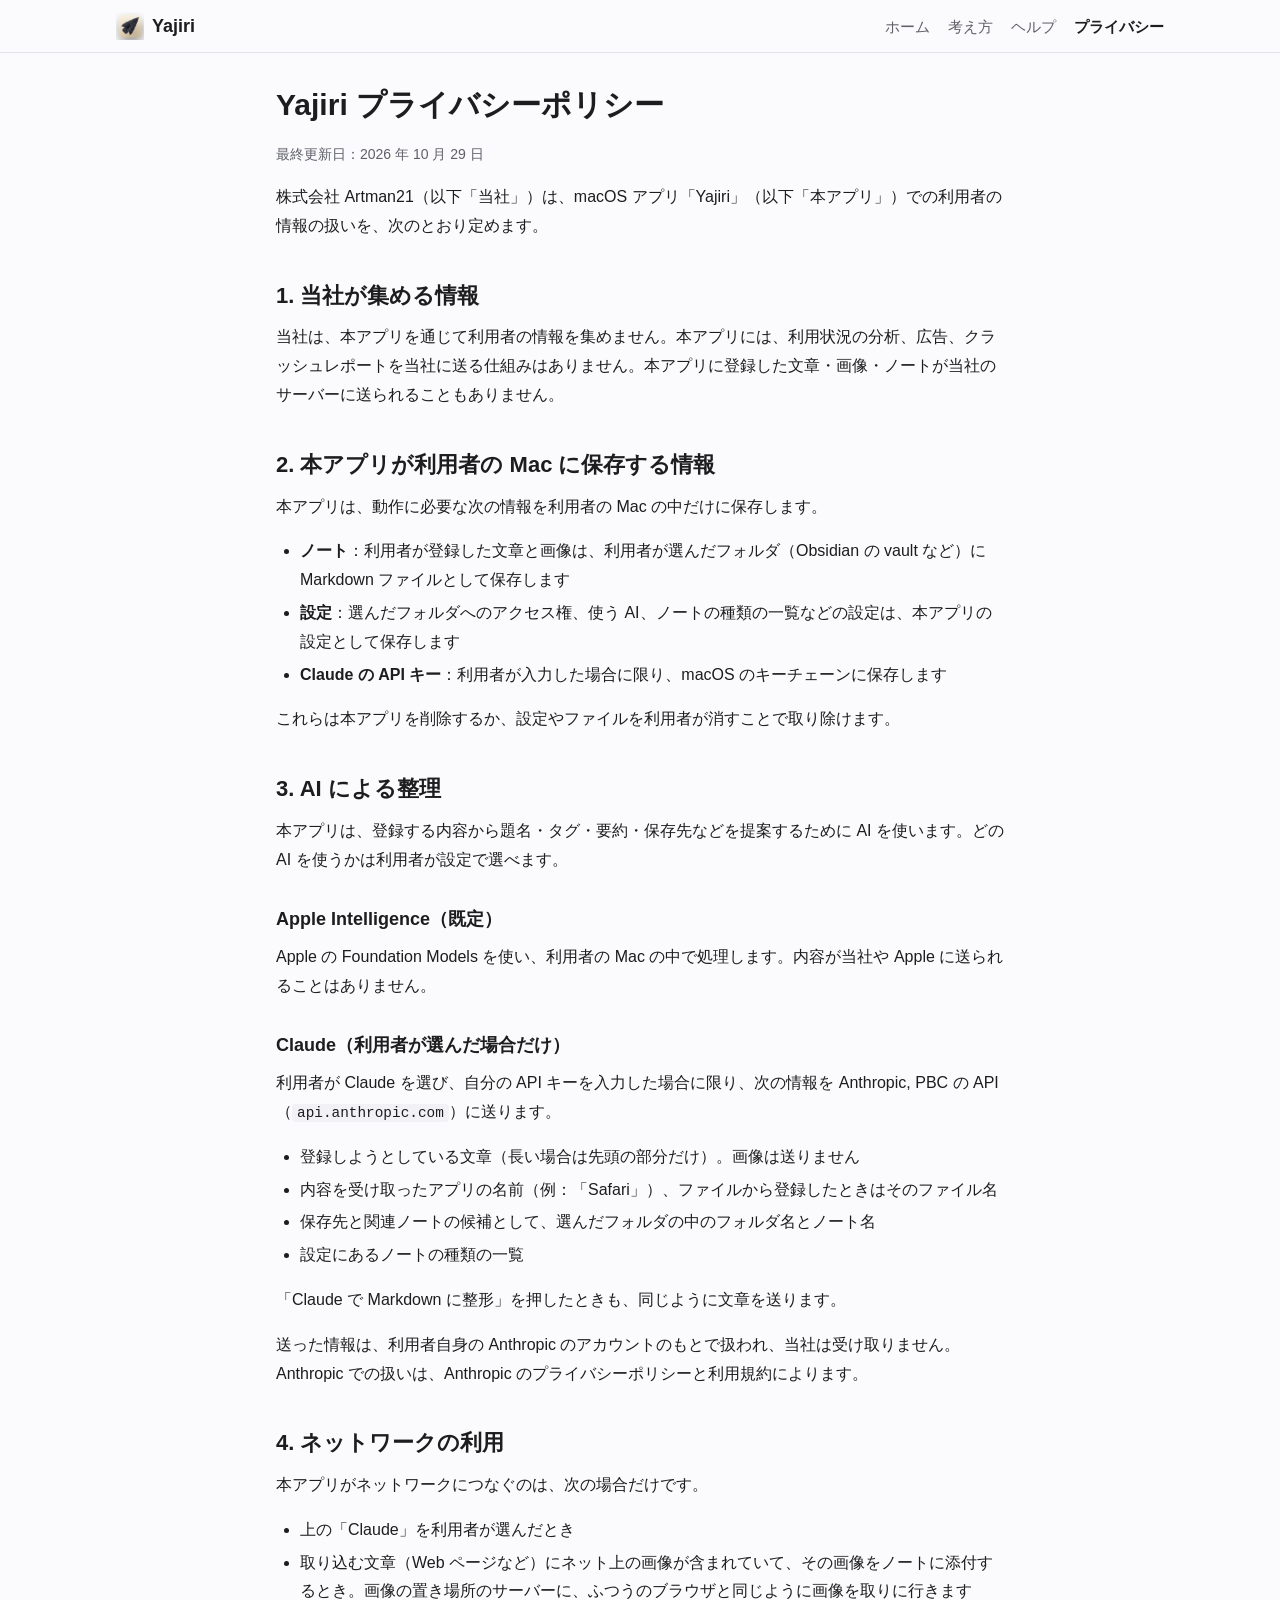
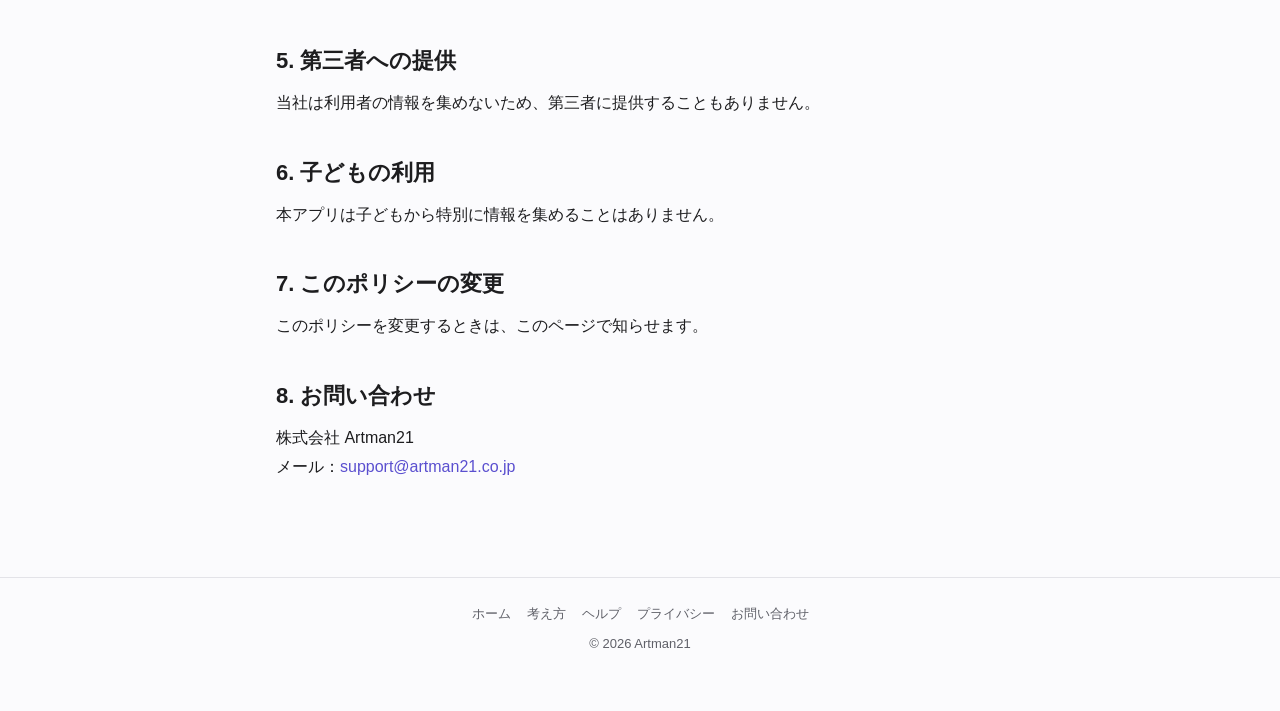
<file: yajiri/privacy/index.html>
<!doctype html>
<html lang="ja">
<head>
<meta charset="utf-8">
<meta name="viewport" content="width=device-width, initial-scale=1">
<title>Yajiri プライバシーポリシー</title>
<meta name="description" content="macOS アプリ Yajiri での利用者の情報の扱い。">
<link rel="canonical" href="https://cometheart314.github.io/yajiri/privacy/">
<link rel="icon" href="../images/favicon.png">
<link rel="stylesheet" href="../style.css">
</head>
<body>

<header class="site-header"><div class="inner">
  <a class="brand" href="../"><img src="../images/favicon.png" alt="">Yajiri</a>
  <nav class="site-nav"><a href="../">ホーム</a><a href="../about/">考え方</a><a href="../help/">ヘルプ</a><a href="./" aria-current="page">プライバシー</a></nav>
</div></header>

<main class="page">
<h1>Yajiri プライバシーポリシー</h1>
<p class="note">最終更新日：2026 年 10 月 29 日</p>

<p>株式会社 Artman21（以下「当社」）は、macOS アプリ「Yajiri」（以下「本アプリ」）での利用者の情報の扱いを、次のとおり定めます。</p>

<h2>1. 当社が集める情報</h2>
<p>当社は、本アプリを通じて利用者の情報を集めません。本アプリには、利用状況の分析、広告、クラッシュレポートを当社に送る仕組みはありません。本アプリに登録した文章・画像・ノートが当社のサーバーに送られることもありません。</p>

<h2>2. 本アプリが利用者の Mac に保存する情報</h2>
<p>本アプリは、動作に必要な次の情報を利用者の Mac の中だけに保存します。</p>
<ul>
  <li><strong>ノート</strong>：利用者が登録した文章と画像は、利用者が選んだフォルダ（Obsidian の vault など）に Markdown ファイルとして保存します</li>
  <li><strong>設定</strong>：選んだフォルダへのアクセス権、使う AI、ノートの種類の一覧などの設定は、本アプリの設定として保存します</li>
  <li><strong>Claude の API キー</strong>：利用者が入力した場合に限り、macOS のキーチェーンに保存します</li>
</ul>
<p>これらは本アプリを削除するか、設定やファイルを利用者が消すことで取り除けます。</p>

<h2>3. AI による整理</h2>
<p>本アプリは、登録する内容から題名・タグ・要約・保存先などを提案するために AI を使います。どの AI を使うかは利用者が設定で選べます。</p>

<h3>Apple Intelligence（既定）</h3>
<p>Apple の Foundation Models を使い、利用者の Mac の中で処理します。内容が当社や Apple に送られることはありません。</p>

<h3>Claude（利用者が選んだ場合だけ）</h3>
<p>利用者が Claude を選び、自分の API キーを入力した場合に限り、次の情報を Anthropic, PBC の API（<code>api.anthropic.com</code>）に送ります。</p>
<ul>
  <li>登録しようとしている文章（長い場合は先頭の部分だけ）。画像は送りません</li>
  <li>内容を受け取ったアプリの名前（例：「Safari」）、ファイルから登録したときはそのファイル名</li>
  <li>保存先と関連ノートの候補として、選んだフォルダの中のフォルダ名とノート名</li>
  <li>設定にあるノートの種類の一覧</li>
</ul>
<p>「Claude で Markdown に整形」を押したときも、同じように文章を送ります。</p>
<p>送った情報は、利用者自身の Anthropic のアカウントのもとで扱われ、当社は受け取りません。Anthropic での扱いは、Anthropic のプライバシーポリシーと利用規約によります。</p>

<h2>4. ネットワークの利用</h2>
<p>本アプリがネットワークにつなぐのは、次の場合だけです。</p>
<ul>
  <li>上の「Claude」を利用者が選んだとき</li>
  <li>取り込む文章（Web ページなど）にネット上の画像が含まれていて、その画像をノートに添付するとき。画像の置き場所のサーバーに、ふつうのブラウザと同じように画像を取りに行きます</li>
</ul>

<h2>5. 第三者への提供</h2>
<p>当社は利用者の情報を集めないため、第三者に提供することもありません。</p>

<h2>6. 子どもの利用</h2>
<p>本アプリは子どもから特別に情報を集めることはありません。</p>

<h2>7. このポリシーの変更</h2>
<p>このポリシーを変更するときは、このページで知らせます。</p>

<h2>8. お問い合わせ</h2>
<p>株式会社 Artman21<br>メール：<a href="mailto:support@artman21.co.jp">support@artman21.co.jp</a></p>
</main>

<footer class="site-footer">
  <nav><a href="../">ホーム</a><a href="../about/">考え方</a><a href="../help/">ヘルプ</a><a href="./">プライバシー</a><a href="mailto:support@artman21.co.jp">お問い合わせ</a></nav>
  <p>© 2026 Artman21</p>
</footer>

</body>
</html>
</file>
<file: yajiri/style.css>
/* Yajiri のサイト (トップ・ヘルプ・プライバシー) で共通の見た目 */

:root {
  --bg: #fbfbfd;
  --surface: #ffffff;
  --ink: #1d1d1f;
  --sub: #5f6068;
  --line: #e3e3e8;
  --accent: #5a4fcf;
  --accent-soft: #eeecfb;
  --read: #5a4fcf;
  --track: #e8e8ee;
  --code-bg: #f2f2f6;
  color-scheme: light dark;
}
@media (prefers-color-scheme: dark) {
  :root {
    --bg: #16161a;
    --surface: #1f1f24;
    --ink: #ececf1;
    --sub: #a3a3ad;
    --line: #34343c;
    --accent: #9d94ff;
    --accent-soft: #2a2745;
    --read: #9d94ff;
    --track: #33333b;
    --code-bg: #2a2a31;
  }
}

* { box-sizing: border-box; }
html { scroll-padding-top: 72px; }
body {
  margin: 0;
  background: var(--bg);
  color: var(--ink);
  font-family: -apple-system, BlinkMacSystemFont, "Hiragino Sans", "Hiragino Kaku Gothic ProN", "Noto Sans JP", sans-serif;
  font-size: 16px;
  line-height: 1.8;
  -webkit-text-size-adjust: 100%;
}
a { color: var(--accent); text-decoration: none; }
a:hover { text-decoration: underline; }
img { max-width: 100%; }

/* ヘッダー */
.site-header {
  position: sticky;
  top: 0;
  z-index: 10;
  background: color-mix(in srgb, var(--bg) 85%, transparent);
  backdrop-filter: saturate(180%) blur(16px);
  -webkit-backdrop-filter: saturate(180%) blur(16px);
  border-bottom: 1px solid var(--line);
}
.site-header .inner {
  max-width: 1080px;
  margin: 0 auto;
  padding: 10px 16px;
  display: flex;
  align-items: center;
  gap: 16px;
}
.brand {
  display: flex;
  align-items: center;
  gap: 8px;
  font-weight: 700;
  font-size: 18px;
  color: var(--ink);
}
.brand img { width: 28px; height: 28px; }
.brand:hover { text-decoration: none; }
.site-nav { margin-left: auto; display: flex; gap: 18px; font-size: 15px; }
.site-nav a { color: var(--sub); }
.site-nav a[aria-current="page"] { color: var(--ink); font-weight: 600; }

/* 本文 */
.page {
  max-width: 760px;
  margin: 0 auto;
  padding: 32px 16px 80px;
}
h1 { font-size: 30px; line-height: 1.35; margin: 0 0 16px; }
h2 { font-size: 22px; line-height: 1.4; margin: 40px 0 12px; }
h3 { font-size: 18px; margin: 28px 0 8px; }
p, ul, ol, dl, table, figure { margin: 0 0 16px; }
ul, ol { padding-left: 1.5em; }
li { margin-bottom: 4px; }
.lead { font-size: 18px; color: var(--sub); }
.note { font-size: 14px; color: var(--sub); }
code {
  font-family: ui-monospace, "SF Mono", Menlo, monospace;
  font-size: 0.9em;
  background: var(--code-bg);
  padding: 1px 5px;
  border-radius: 4px;
}
.key {
  display: inline-block;
  min-width: 1.6em;
  padding: 0 5px;
  margin: 0 1px;
  text-align: center;
  font-size: 0.9em;
  line-height: 1.5;
  border: 1px solid var(--line);
  border-bottom-width: 2px;
  border-radius: 5px;
  background: var(--surface);
}

/* 表 */
.table-wrap { overflow-x: auto; margin-bottom: 16px; }
table { width: 100%; border-collapse: collapse; font-size: 15px; }
th, td { text-align: left; vertical-align: top; padding: 10px 12px; border-bottom: 1px solid var(--line); }
thead th { font-size: 14px; color: var(--sub); font-weight: 600; }
tbody th { font-weight: 600; white-space: nowrap; }
td .sub { display: block; font-size: 13px; color: var(--sub); }
table.compare th:first-child { width: 22%; }
table.compare thead th:not(:first-child) { color: var(--ink); font-size: 15px; }

/* 用語と説明 */
dt { font-weight: 600; margin-top: 14px; }
dd { margin: 2px 0 0; color: var(--ink); }

/* 手順 */
.steps { list-style: none; padding: 0; }
.steps li { display: flex; gap: 12px; align-items: baseline; margin-bottom: 10px; }
.num {
  flex: none;
  display: inline-grid;
  place-items: center;
  width: 24px;
  height: 24px;
  border-radius: 50%;
  background: var(--accent);
  color: #fff;
  font-size: 13px;
  font-weight: 700;
}

/* カード */
.cards { display: grid; grid-template-columns: repeat(auto-fit, minmax(220px, 1fr)); gap: 16px; margin-bottom: 16px; }
.card {
  background: var(--surface);
  border: 1px solid var(--line);
  border-radius: 14px;
  padding: 18px 20px;
}
.card ul { margin: 0; }
.card p:last-child { margin-bottom: 0; }
.card-title { font-weight: 700; margin-bottom: 8px; }

/* 読む量の図 */
figure svg { width: 100%; height: auto; display: block; }
svg .label { font-size: 15px; font-weight: 600; fill: var(--ink); }
svg .sub { font-size: 13px; fill: var(--sub); }
svg .track { fill: var(--track); }
svg .read { fill: var(--read); }

/* ヘルプ: 目次を左に置く */
.help-layout {
  max-width: 1080px;
  margin: 0 auto;
  padding: 0 16px;
  display: grid;
  grid-template-columns: 220px minmax(0, 1fr);
  gap: 40px;
}
.help-layout .page { padding-left: 0; padding-right: 0; margin: 0; }
.toc {
  position: sticky;
  top: 64px;
  align-self: start;
  padding: 32px 0;
  font-size: 14px;
}
.toc-title { font-weight: 700; margin-bottom: 8px; }
.toc ol { list-style: none; padding: 0; margin: 0; }
.toc li { margin: 0; }
.toc a { display: block; padding: 4px 8px; border-radius: 6px; color: var(--sub); }
.toc a:hover { background: var(--accent-soft); color: var(--ink); text-decoration: none; }
.help-layout section + section { border-top: 1px solid var(--line); margin-top: 48px; padding-top: 32px; }
@media (max-width: 820px) {
  .help-layout { display: block; }
  .toc { position: static; padding: 24px 0 0; }
  .toc ol { display: flex; flex-wrap: wrap; gap: 4px; }
  .toc a { background: var(--accent-soft); }
}

/* トップ */
.hero { text-align: center; padding: 56px 16px 24px; }
.hero img { width: 128px; height: 128px; }
.hero h1 { font-size: 40px; margin: 12px 0 4px; }
.hero .lead { margin: 0 auto 24px; max-width: 560px; }
.button {
  display: inline-block;
  padding: 10px 22px;
  border-radius: 999px;
  background: var(--accent);
  color: #fff;
  font-weight: 600;
}
.button:hover { text-decoration: none; filter: brightness(1.08); }
.button.secondary { background: var(--accent-soft); color: var(--accent); }
.buttons { display: flex; gap: 12px; justify-content: center; flex-wrap: wrap; }
.status { font-size: 14px; color: var(--sub); margin-top: 12px; }

/* フッター */
.site-footer {
  border-top: 1px solid var(--line);
  padding: 24px 16px 40px;
  text-align: center;
  font-size: 13px;
  color: var(--sub);
}
.site-footer a { color: var(--sub); }
.site-footer nav { display: flex; gap: 16px; justify-content: center; margin-bottom: 6px; }

/* 考え方: 流れの図とノートの例 */
svg .arrow { stroke: var(--sub); stroke-width: 2; fill: none; }
svg .head { fill: var(--sub); }
svg .on-accent { fill: #fff; }
pre.sample {
  margin: 0;
  padding: 16px 18px;
  overflow-x: auto;
  background: var(--code-bg);
  border-radius: 12px;
  font-size: 14px;
  line-height: 1.7;
}
pre.sample code { background: none; padding: 0; font-size: inherit; }
pre.sample .k { color: var(--accent); font-weight: 600; }
pre.sample .c { color: var(--sub); }
figcaption { margin-top: 8px; }
details {
  border: 1px solid var(--line);
  border-radius: 12px;
  padding: 12px 16px;
  margin-bottom: 16px;
  background: var(--surface);
}
details summary { cursor: pointer; font-weight: 600; }
details[open] summary { margin-bottom: 8px; }
details p:last-child { margin-bottom: 0; }

/* 狭い画面: ヘッダーの項目が折り返さないように詰める */
.site-nav a { white-space: nowrap; }
@media (max-width: 480px) {
  .site-header .inner { gap: 10px; }
  .brand { font-size: 16px; }
  .site-nav { gap: 12px; font-size: 14px; }
}
</file>
